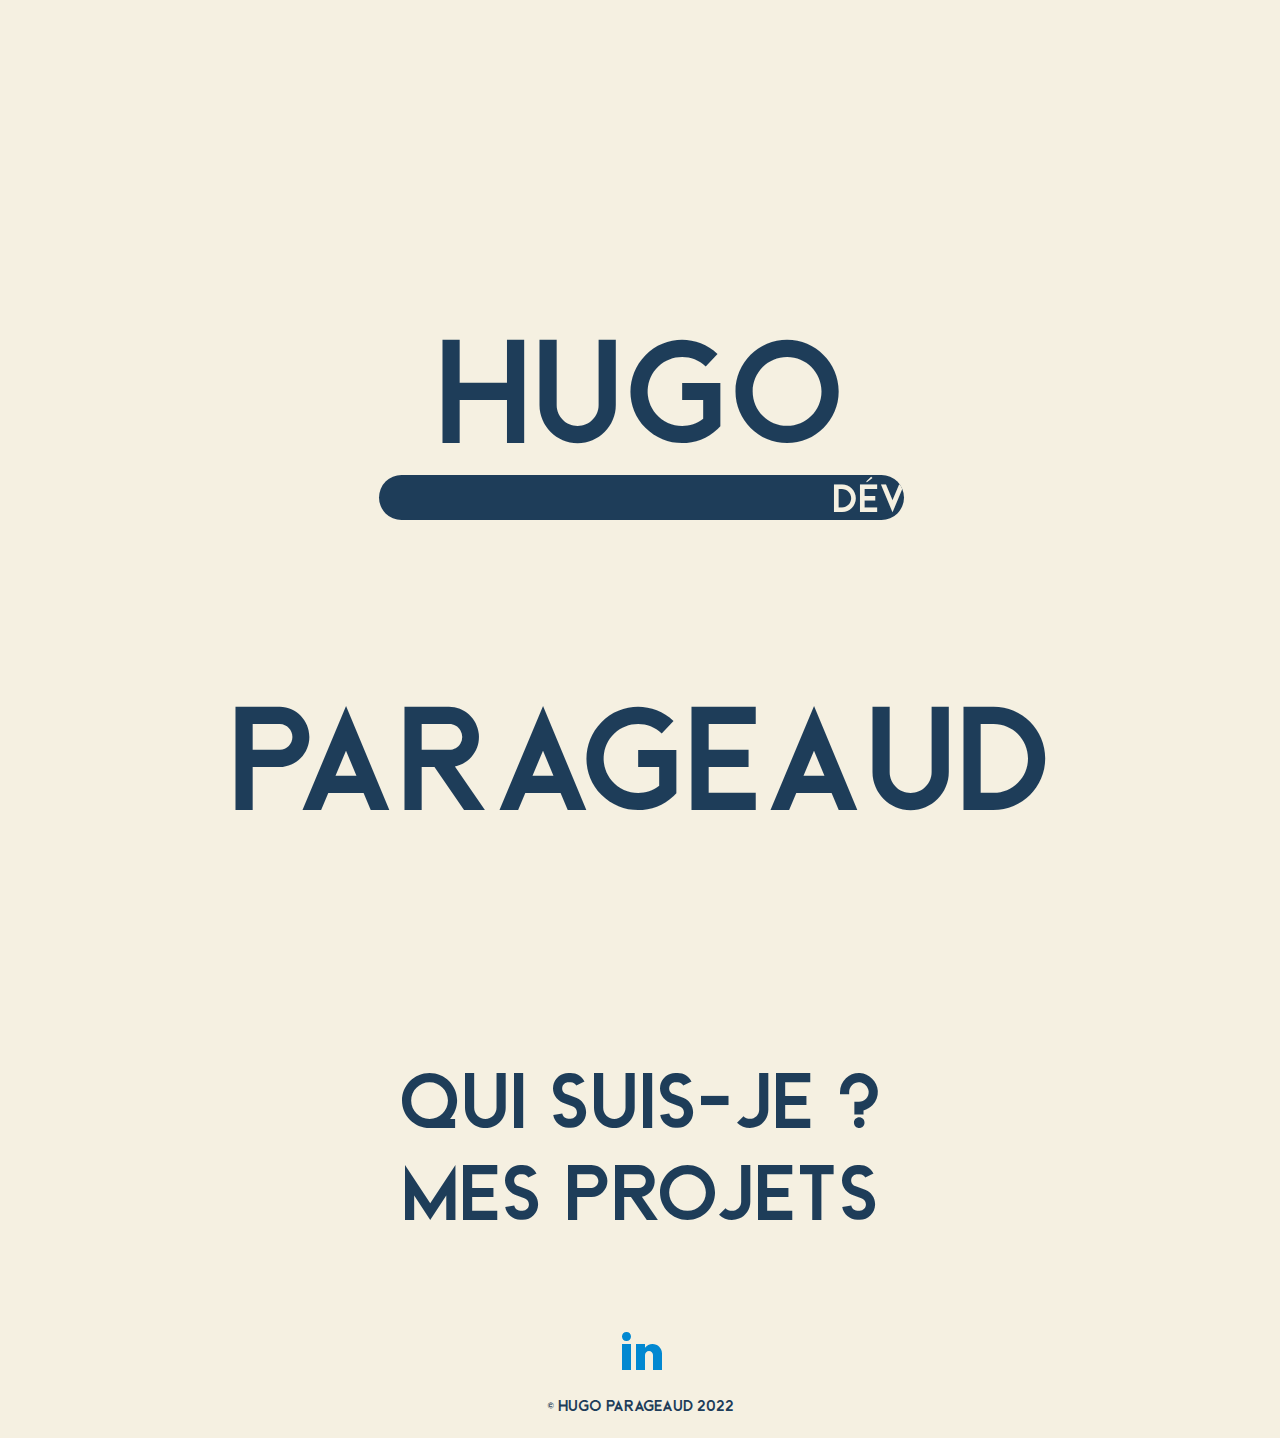
<file: index.html>
<!DOCTYPE html>
<html lang="fr">
<head>
    <meta charset="UTF-8">
    <meta http-equiv="X-UA-Compatible" content="IE=edge">
    <meta name="viewport" content="width=device-width, initial-scale=1.0">
    <link href="https://cdn.jsdelivr.net/npm/bootstrap@5.2.0-beta1/dist/css/bootstrap.min.css" rel="stylesheet" integrity="sha384-0evHe/X+R7YkIZDRvuzKMRqM+OrBnVFBL6DOitfPri4tjfHxaWutUpFmBp4vmVor" crossorigin="anonymous">
    <script src="https://cdn.jsdelivr.net/npm/bootstrap@5.2.0-beta1/dist/js/bootstrap.bundle.min.js" integrity="sha384-pprn3073KE6tl6bjs2QrFaJGz5/SUsLqktiwsUTF55Jfv3qYSDhgCecCxMW52nD2" crossorigin="anonymous"></script>
    <title>Portfolio</title>
    <link rel="stylesheet" href="style/style.css"/>
</head>
<body>
    <section id="accueil">

        <p>HUGO</p>
        <marquee scrolldelay="60">Développeur web - Développeur logiciel </marquee>
        <p>PARAGEAUD</p>

    </section>

    <section id="corps">

        <a id="a_moi" class="a_corps">qui suis-je ?</a>

        <div id="moi" class="contenue">

            <p>Je suis Hugo, un développeur web junior actuellement en étude d'architecture logicielle. Bienvenue sur mon portfolio, vous pouvez découvrir quelques-uns des projets que j'ai réalisés.</p>

        </div>

        <a id="a_projets" class="a_corps">mes projets </a>

        <div id="projets" class="contenue">
           <div class='projet_row'>
                <div class='projet'>
                    <a id='go_projet' href='page/projet_TPE.html'>
                        <div class='row'>
                            <div class='column'>
                                <div class='content'>
                                    <img src='images/projet_1.png'>
                                    <h3>Projet TPE pour le bac</h3>
                                </div>
                            </div>
                        </div>
                    </a>
                </div>
                
                <div class='projet'>
                    <a id='go_projet' href='page/Projet_Inte.html'>
                        <div class='row'>
                            <div class='column'>
                                <div class='content'>
                                    <img src='images/projet_2.png'>
                                    <h3>Projet d'intégration</h3>
                                </div>
                            </div>
                        </div>
                    </a>
                </div>

                <div class='projet'>
                    <a id='go_projet' href='page/projet_sandwicherie.html'>
                        <div class='row'>
                            <div class='column'>
                                <div class='content'>
                                    <img src='images/projet_sand1.png'>
                                    <h3>Projet Sandwicherie</h3>
                                </div>
                            </div>
                        </div>
                    </a>
                </div>

                <div class='projet'>
                    <a id='go_projet' href='page/projet_portfolio.html'>
                        <div class='row'>
                            <div class='column'>
                                <div class='content'>
                                    <img src='images/projet_portfolio.png'>
                                    <h3>Projet Portfolio</h3>
                                </div>
                            </div>
                        </div>
                    </a>
                </div>

                <div class='projet'>
                    <a id='go_projet' href='page/projet_ges_proj.html'>
                        <div class='row'>
                            <div class='column'>
                                <div class='content'>
                                    <img src='images/projet_gestion_proj1.png'>
                                    <h3>Projet gestion de projets</h3>
                                </div>
                            </div>
                        </div>
                    </a>
                </div>

                <div class='projet'>
                    <a id='go_projet' href='page/projet_ges_comm.html'>
                        <div class='row'>
                            <div class='column'>
                                <div class='content'>
                                    <img src='images/projet_gestion_com1.png'>
                                    <h3>Projet gestion commercials</h3>
                                </div>
                            </div>
                        </div>
                    </a>
                </div>
                
                <div class='projet'>
                    <a id='go_projet' href='page/projet_SE.html'>
                        <div class='row'>
                            <div class='column'>
                                <div class='content'>
                                    <img src='images/projet_SE1.png'>
                                    <h3>Institution du Saint-Esprit</h3>
                                </div>
                            </div>
                        </div>
                    </a>
                </div>

                <div class='projet'>
                    <a id='go_projet' href='page/projet_blockNote.html'>
                        <div class='row'>
                            <div class='column'>
                                <div class='content'>
                                    <img src='images/projetBockNote.png'>
                                    <h3>Projet du Block note</h3>
                                </div>
                            </div>
                        </div>
                    </a>
                </div>
            </div>
        </div>
    </section>
    <footer>
        <a href="https://www.linkedin.com/in/hugo-parageaud-824521241/" target="_blank">
            <svg xmlns="http://www.w3.org/2000/svg"  viewBox="0 0 48 48" width="48px" height="48px"><path fill="#0288d1" d="M8.421 14h.052 0C11.263 14 13 12 13 9.5 12.948 6.945 11.263 5 8.526 5 5.789 5 4 6.945 4 9.5 4 12 5.736 14 8.421 14zM4 17H13V43H4zM44 26.5c0-5.247-4.253-9.5-9.5-9.5-3.053 0-5.762 1.446-7.5 3.684V17h-9v26h9V28h0c0-2.209 1.791-4 4-4s4 1.791 4 4v15h9C44 43 44 27.955 44 26.5z"/></svg>
        </a>
        <p>© HUGO PARAGEAUD 2022</p>
    </footer>
</body>
<script src="animation_acc.js"></script>
</html>
</file>
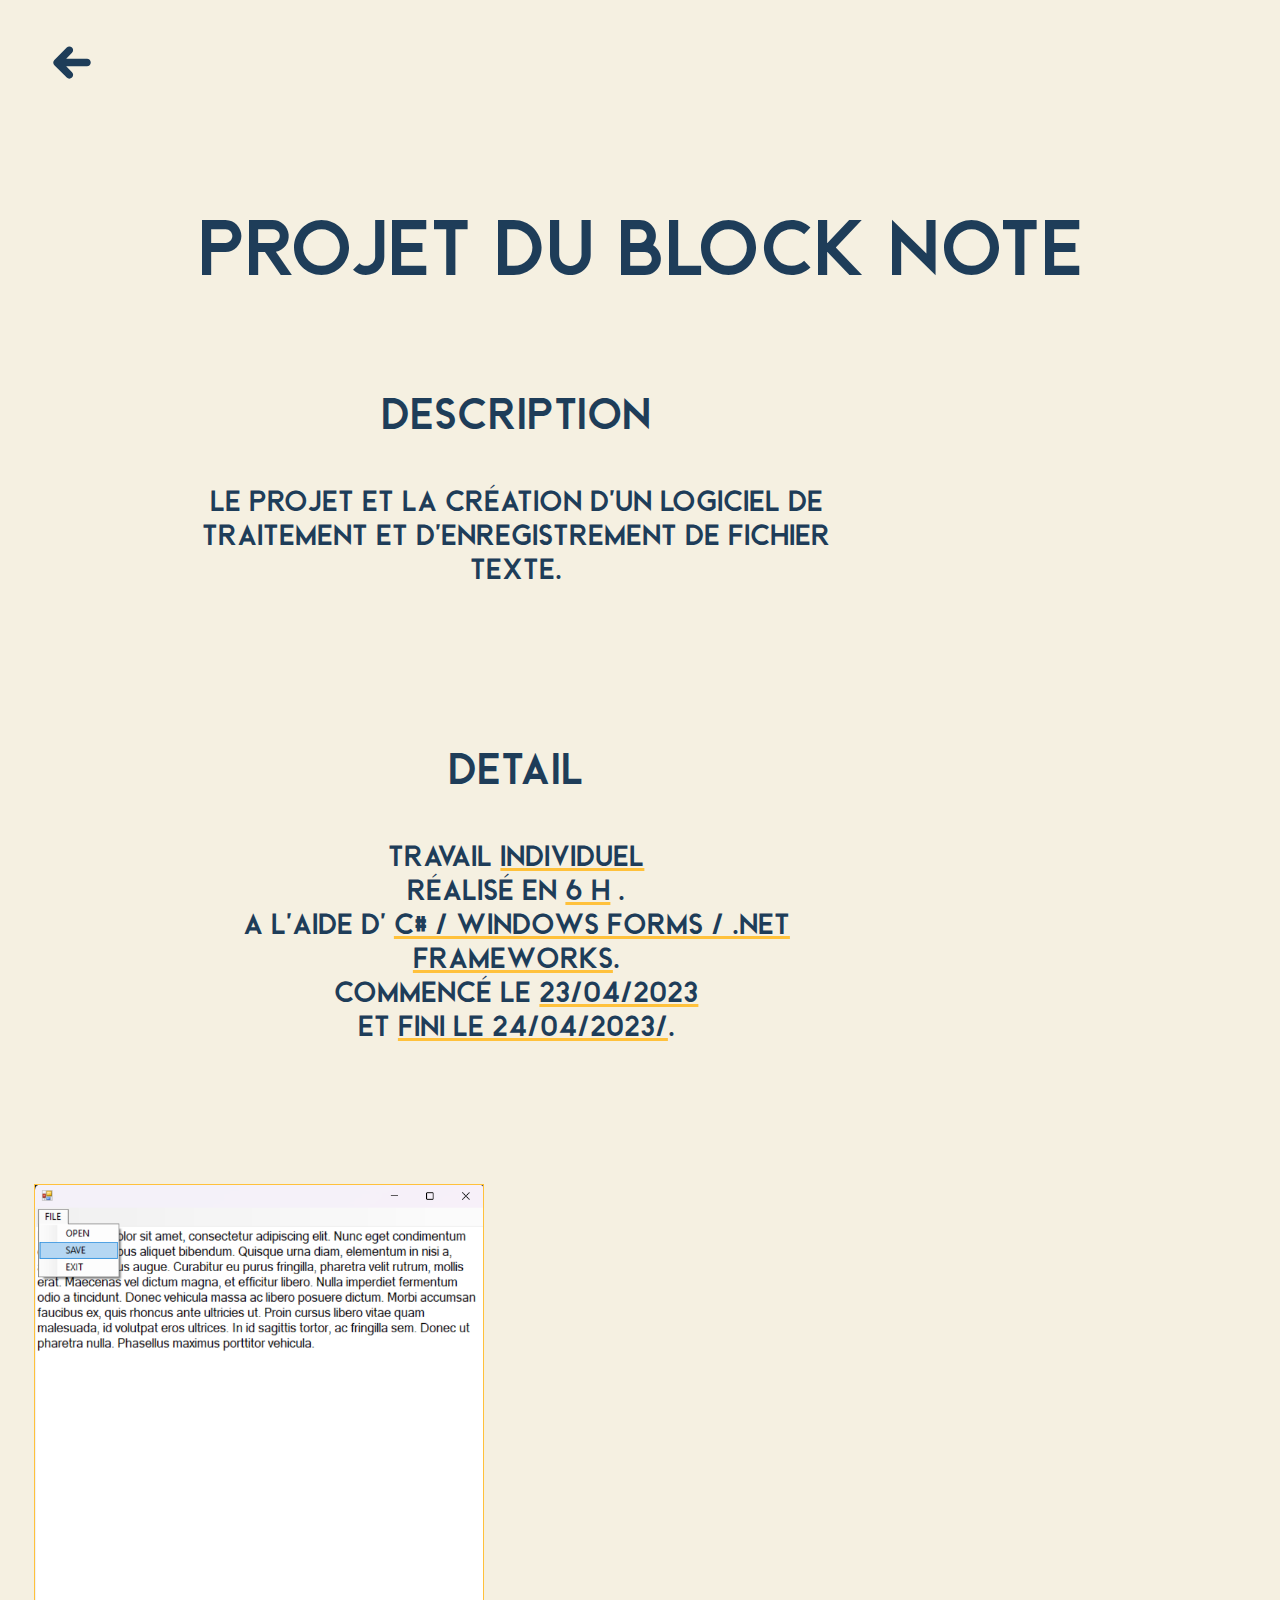
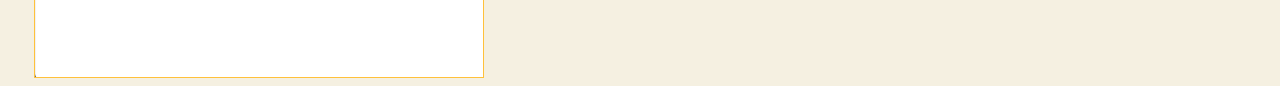
<file: page/projet_blockNote.html>
<!DOCTYPE html>
<html lang="fr">
<head>
    <meta charset="UTF-8">
    <meta http-equiv="X-UA-Compatible" content="IE=edge">
    <meta name="viewport" content="width=device-width, initial-scale=1.0">
    <link href="https://cdn.jsdelivr.net/npm/bootstrap@5.2.0-beta1/dist/css/bootstrap.min.css" rel="stylesheet" integrity="sha384-0evHe/X+R7YkIZDRvuzKMRqM+OrBnVFBL6DOitfPri4tjfHxaWutUpFmBp4vmVor" crossorigin="anonymous">
    <script src="https://cdn.jsdelivr.net/npm/bootstrap@5.2.0-beta1/dist/js/bootstrap.bundle.min.js" integrity="sha384-pprn3073KE6tl6bjs2QrFaJGz5/SUsLqktiwsUTF55Jfv3qYSDhgCecCxMW52nD2" crossorigin="anonymous"></script>
    <title>projet</title>
    <link rel="stylesheet" href="../style/style.css" />
</head>
<body>

    <a href="../index.html"><svg id="svg_Projet" xmlns="http://www.w3.org/2000/svg" viewBox="0 0 24 24"><g fill='#1E3D59'><path d="M12 20c.8-.8.8-2.1 0-2.8L8.9 14H20c1.1 0 2-.9 2-2s-.9-2-2-2H8.9L12 6.8c.8-.8.8-2.1 0-2.8-.8-.8-2-.8-2.8 0l-6.6 6.6c-.4.4-.6.9-.6 1.4 0 .5.2 1 .6 1.4L9.2 20c.7.8 2 .8 2.8 0z"></path></g></svg></a>
    <section id="projet_zoom">
        <p id="titre1_projet">Projet du Block note</p>
        <div id="flex_projet">
            <div id="g_projet">
                <div id="g_h_projet">
                    <div id="desc" class="div_projet">
                        <p class="titre2_projet">description</p>
                        <p class="contenue_projet">Le projet et la création d'un logiciel de traitement et d'enregistrement de fichier texte.</p><br>
                    </div>
                </div>
                <div id="g_b_projet">
                    <div id="Detail" class="div_projet">
                        <p class="titre2_projet">Detail</p>
                        <p class="contenue_projet">travail <span class="souligne">individuel</span> <br> 
                        Réalisé en <span class="souligne">6 H</span> . <br> 
                        a l'aide d' <span class="souligne">C# / WINDOWS FORMS / .NET FRAMEWORKS</span>. <br> 
                        Commencé le <span class="souligne">23/04/2023</span> <br> et <span class="souligne">fini le 24/04/2023/</span>. <br>
                    </div>
                </div>
            </div>
            <div id="d_projet">
                <img id="image_projet" src="../images/projetBockNote.png" alt="image du projet">
            </div>
        </div>
    </section>
</body>
</html>
</file>
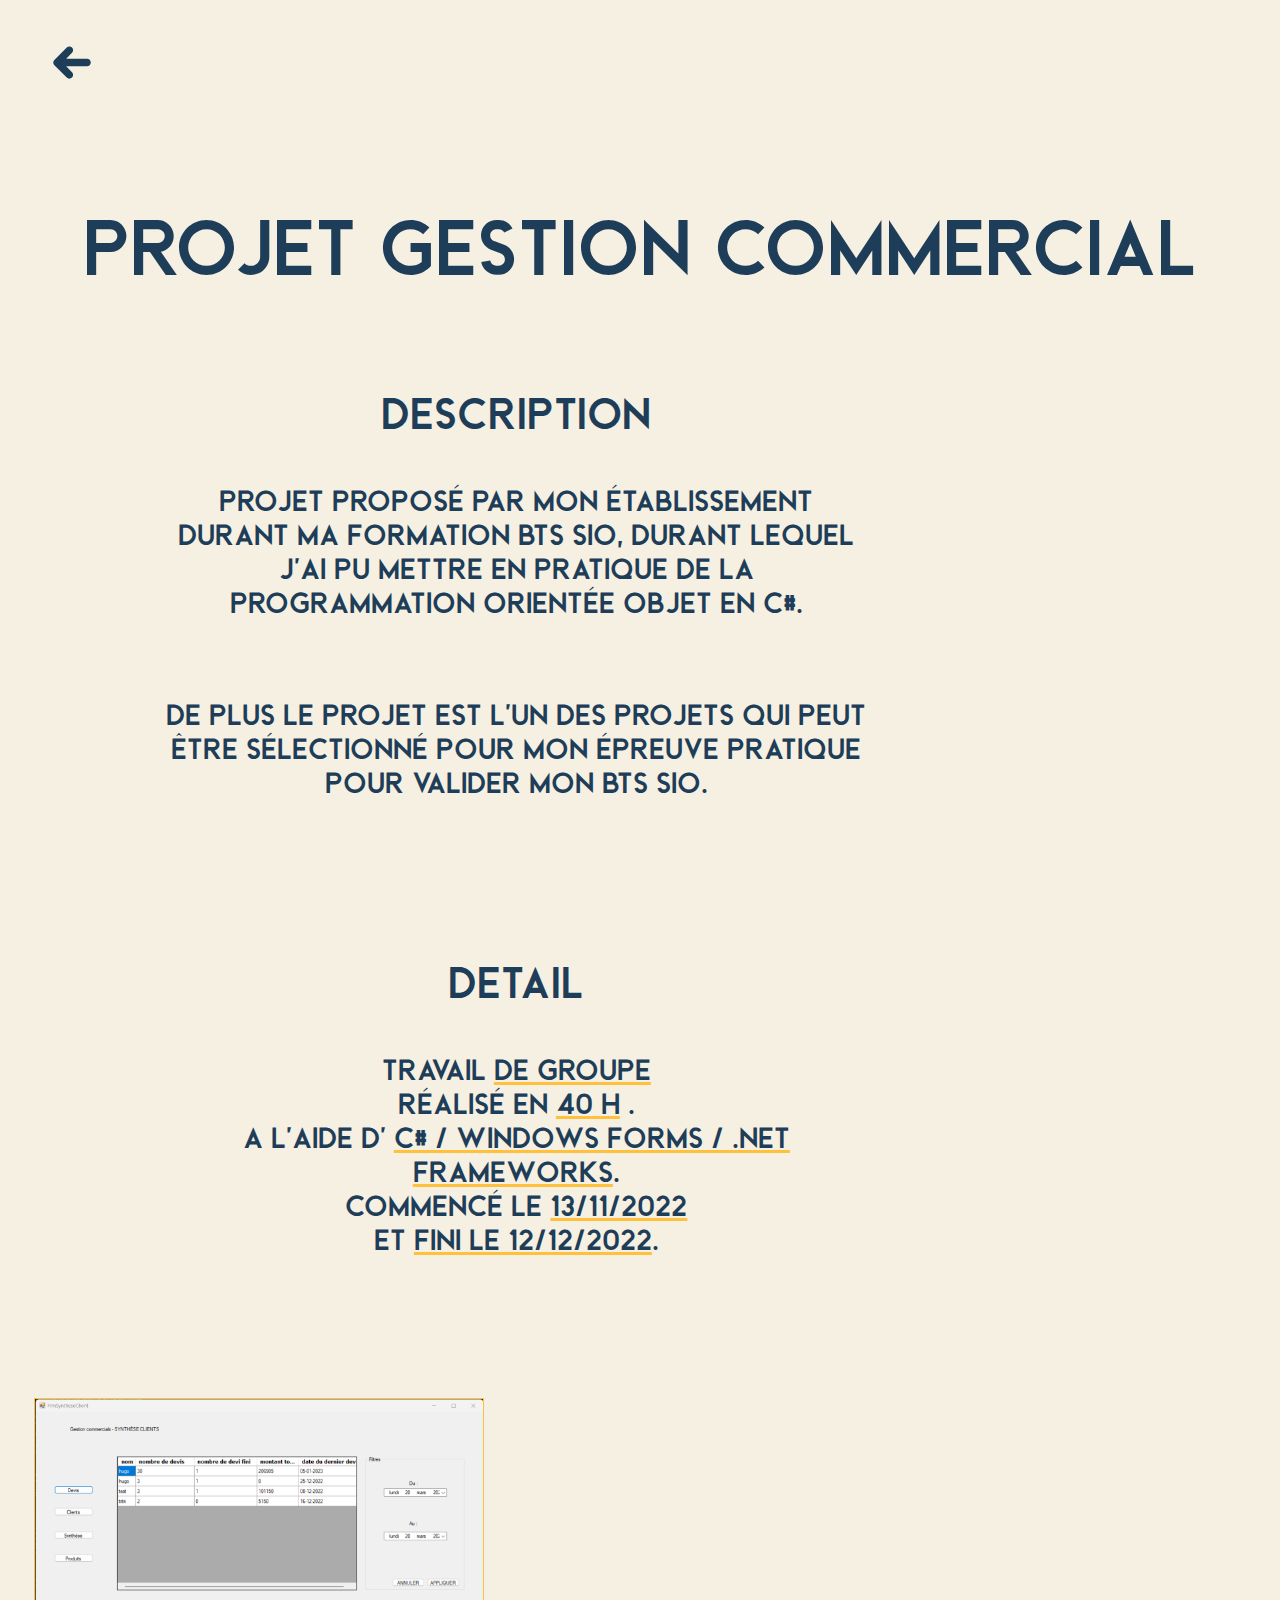
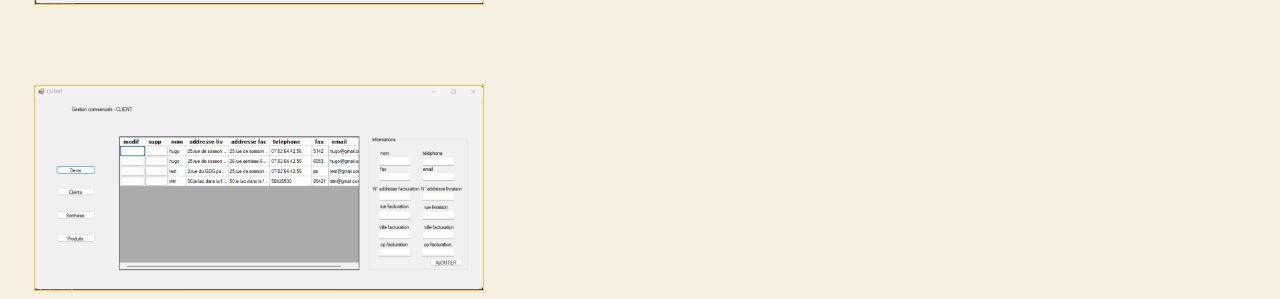
<file: page/projet_ges_comm.html>
<!DOCTYPE html>
<html lang="fr">
<head>
    <meta charset="UTF-8">
    <meta http-equiv="X-UA-Compatible" content="IE=edge">
    <meta name="viewport" content="width=device-width, initial-scale=1.0">
    <link href="https://cdn.jsdelivr.net/npm/bootstrap@5.2.0-beta1/dist/css/bootstrap.min.css" rel="stylesheet" integrity="sha384-0evHe/X+R7YkIZDRvuzKMRqM+OrBnVFBL6DOitfPri4tjfHxaWutUpFmBp4vmVor" crossorigin="anonymous">
    <script src="https://cdn.jsdelivr.net/npm/bootstrap@5.2.0-beta1/dist/js/bootstrap.bundle.min.js" integrity="sha384-pprn3073KE6tl6bjs2QrFaJGz5/SUsLqktiwsUTF55Jfv3qYSDhgCecCxMW52nD2" crossorigin="anonymous"></script>
    <title>projet</title>
    <link rel="stylesheet" href="../style/style.css" />
</head>
<body>

    <a href="../index.html"><svg id="svg_Projet" xmlns="http://www.w3.org/2000/svg" viewBox="0 0 24 24"><g fill='#1E3D59'><path d="M12 20c.8-.8.8-2.1 0-2.8L8.9 14H20c1.1 0 2-.9 2-2s-.9-2-2-2H8.9L12 6.8c.8-.8.8-2.1 0-2.8-.8-.8-2-.8-2.8 0l-6.6 6.6c-.4.4-.6.9-.6 1.4 0 .5.2 1 .6 1.4L9.2 20c.7.8 2 .8 2.8 0z"></path></g></svg></a>
    <section id="projet_zoom">
        <p id="titre1_projet">Projet gestion commercial</p>
        <div id="flex_projet">
            <div id="g_projet">
                <div id="g_h_projet">
                    <div id="desc" class="div_projet">
                        <p class="titre2_projet">description</p>
                        <p class="contenue_projet">Projet proposé par mon établissement durant ma formation BTS SIO, durant lequel j'ai pu mettre en pratique de la programmation orientée objet en C#.</p><br>
                        <p class="contenue_projet">De plus le projet est l'un des projets qui peut être sélectionné pour mon épreuve pratique pour valider mon BTS SIO.</p><br>
                    </div>
                </div>
                <div id="g_b_projet">
                    <div id="Detail" class="div_projet">
                        <p class="titre2_projet">Detail</p>
                        <p class="contenue_projet">travail <span class="souligne">de groupe</span> <br> 
                        Réalisé en <span class="souligne">40 H</span> . <br> 
                        a l'aide d' <span class="souligne">C# / WINDOWS FORMS / .NET FRAMEWORKS</span>. <br> 
                        Commencé le <span class="souligne">13/11/2022</span> <br> et <span class="souligne">fini le 12/12/2022</span>. <br>
                    </div>
                </div>
            </div>
            <div id="d_projet">
                <img id="image_projet" src="../images/projet_gestion_com1.png" alt="image du projet">
                <img id="image_projet" src="../images/projet_gestion_com2.png" alt="image du projet">
            </div>
        </div>
    </section>
</body>
</html>
</file>
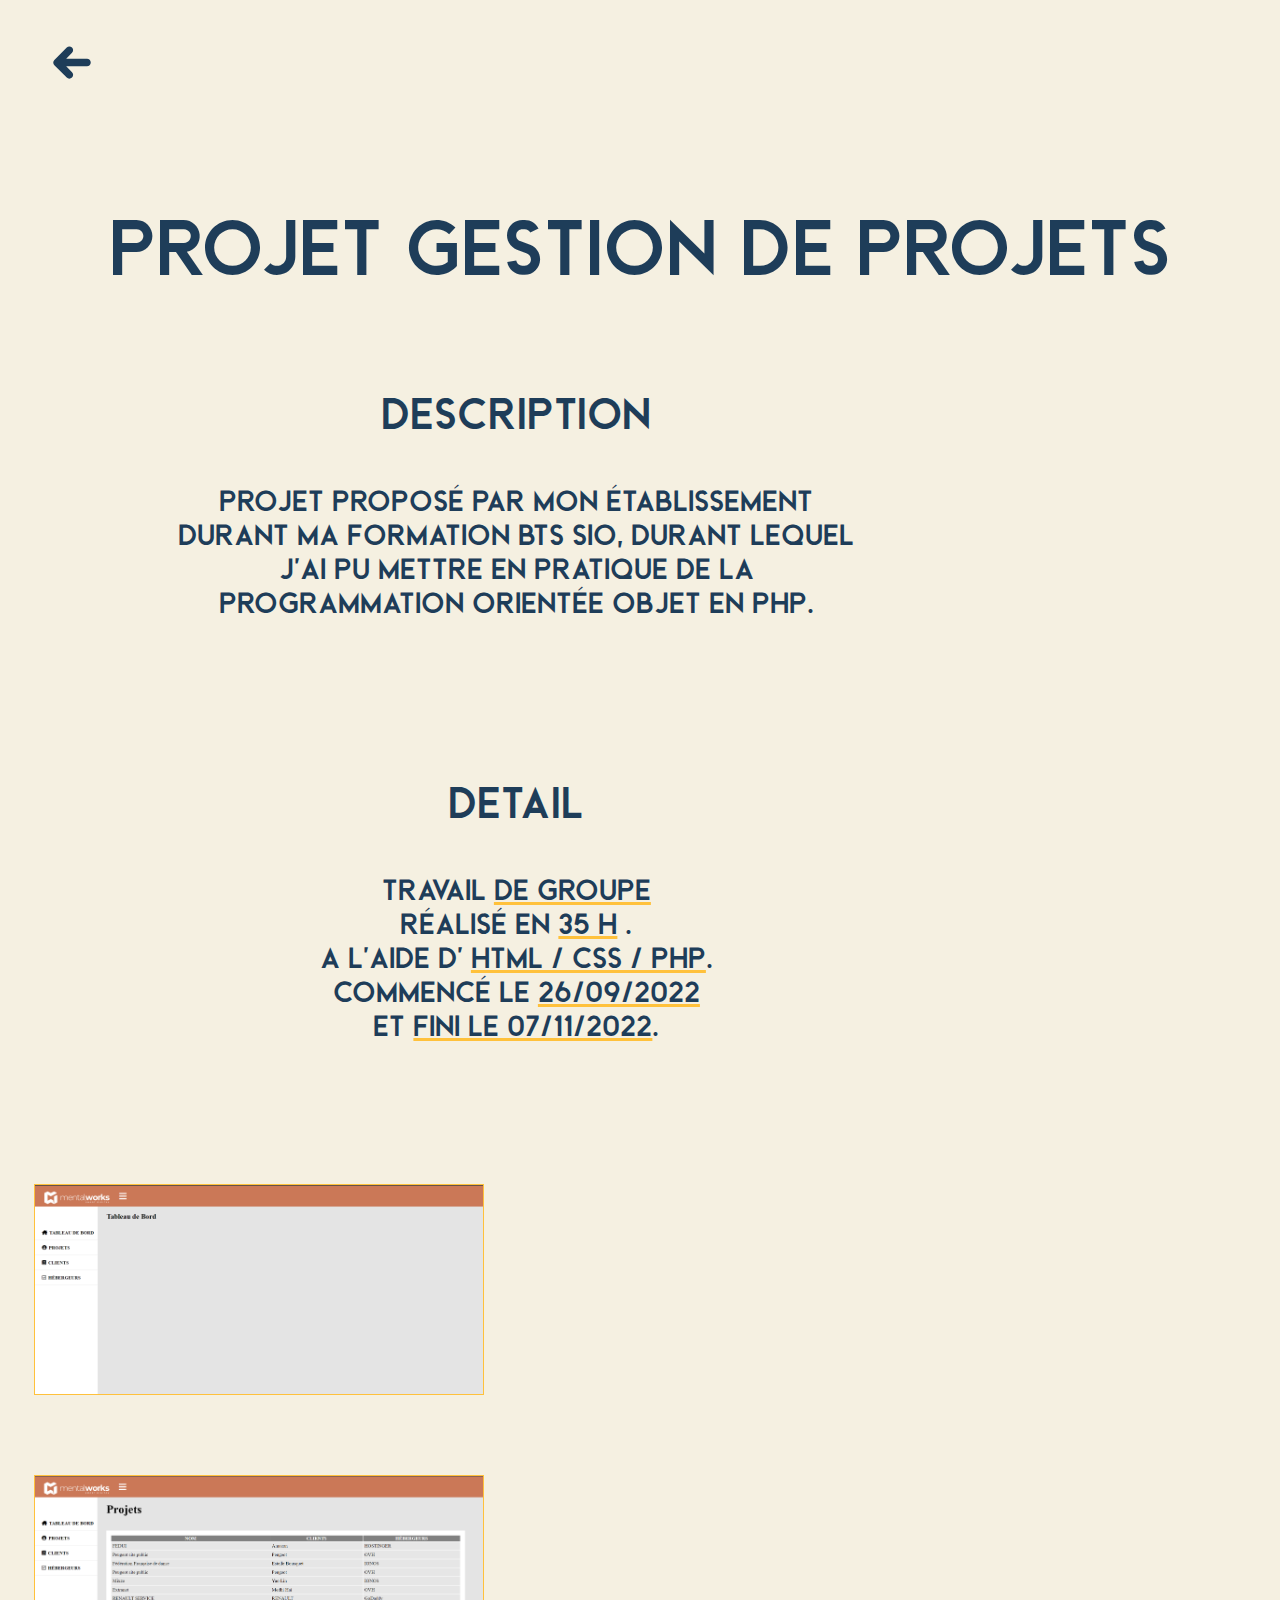
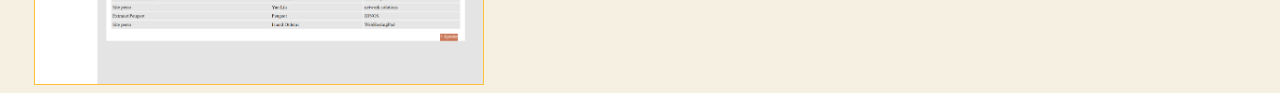
<file: page/projet_ges_proj.html>
<!DOCTYPE html>
<html lang="fr">
<head>
    <meta charset="UTF-8">
    <meta http-equiv="X-UA-Compatible" content="IE=edge">
    <meta name="viewport" content="width=device-width, initial-scale=1.0">
    <link href="https://cdn.jsdelivr.net/npm/bootstrap@5.2.0-beta1/dist/css/bootstrap.min.css" rel="stylesheet" integrity="sha384-0evHe/X+R7YkIZDRvuzKMRqM+OrBnVFBL6DOitfPri4tjfHxaWutUpFmBp4vmVor" crossorigin="anonymous">
    <script src="https://cdn.jsdelivr.net/npm/bootstrap@5.2.0-beta1/dist/js/bootstrap.bundle.min.js" integrity="sha384-pprn3073KE6tl6bjs2QrFaJGz5/SUsLqktiwsUTF55Jfv3qYSDhgCecCxMW52nD2" crossorigin="anonymous"></script>
    <title>projet</title>
    <link rel="stylesheet" href="../style/style.css" />
</head>
<body>

    <a href="../index.html"><svg id="svg_Projet" xmlns="http://www.w3.org/2000/svg" viewBox="0 0 24 24"><g fill='#1E3D59'><path d="M12 20c.8-.8.8-2.1 0-2.8L8.9 14H20c1.1 0 2-.9 2-2s-.9-2-2-2H8.9L12 6.8c.8-.8.8-2.1 0-2.8-.8-.8-2-.8-2.8 0l-6.6 6.6c-.4.4-.6.9-.6 1.4 0 .5.2 1 .6 1.4L9.2 20c.7.8 2 .8 2.8 0z"></path></g></svg></a>
    <section id="projet_zoom">
        <p id="titre1_projet">Projet gestion de projets</p>
        <div id="flex_projet">
            <div id="g_projet">
                <div id="g_h_projet">
                    <div id="desc" class="div_projet">
                        <p class="titre2_projet">description</p>
                        <p class="contenue_projet">Projet proposé par mon établissement durant ma formation BTS SIO, durant lequel j'ai pu mettre en pratique de la programmation orientée objet en PHP.</p><br>
                    </div>
                </div>
                <div id="g_b_projet">
                    <div id="Detail" class="div_projet">
                        <p class="titre2_projet">Detail</p>
                        <p class="contenue_projet">travail <span class="souligne">de groupe</span> <br> 
                        Réalisé en <span class="souligne">35 H</span> . <br> 
                        a l'aide d' <span class="souligne">HTML / CSS / PHP</span>. <br> 
                        Commencé le <span class="souligne">26/09/2022</span> <br> et <span class="souligne">fini le 07/11/2022</span>. <br>
                    </div>
                </div>
            </div>
            <div id="d_projet">
                <img id="image_projet" src="../images/projet_gestion_proj1.png" alt="image du projet">
                <img id="image_projet" src="../images/projet_gestion_proj2.png" alt="image du projet">
            </div>
        </div>
    </section>
</body>
</html>
</file>
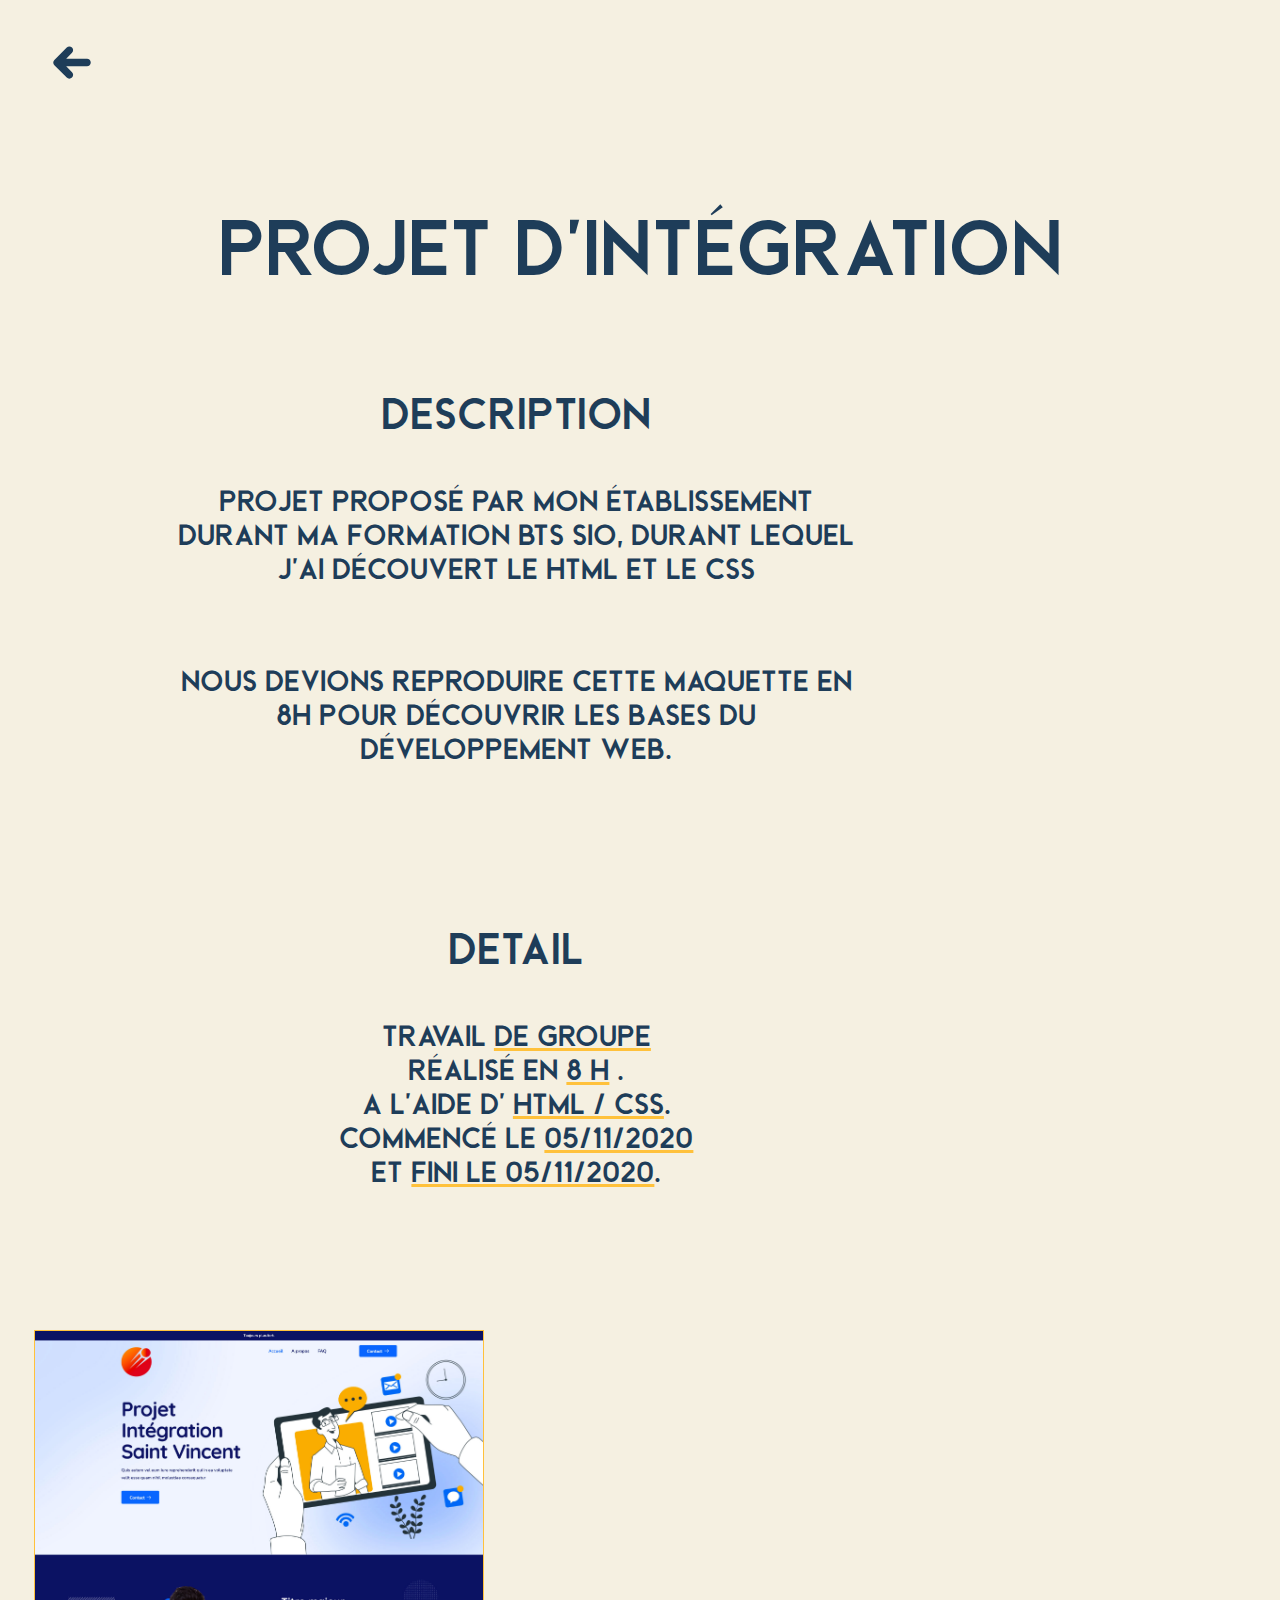
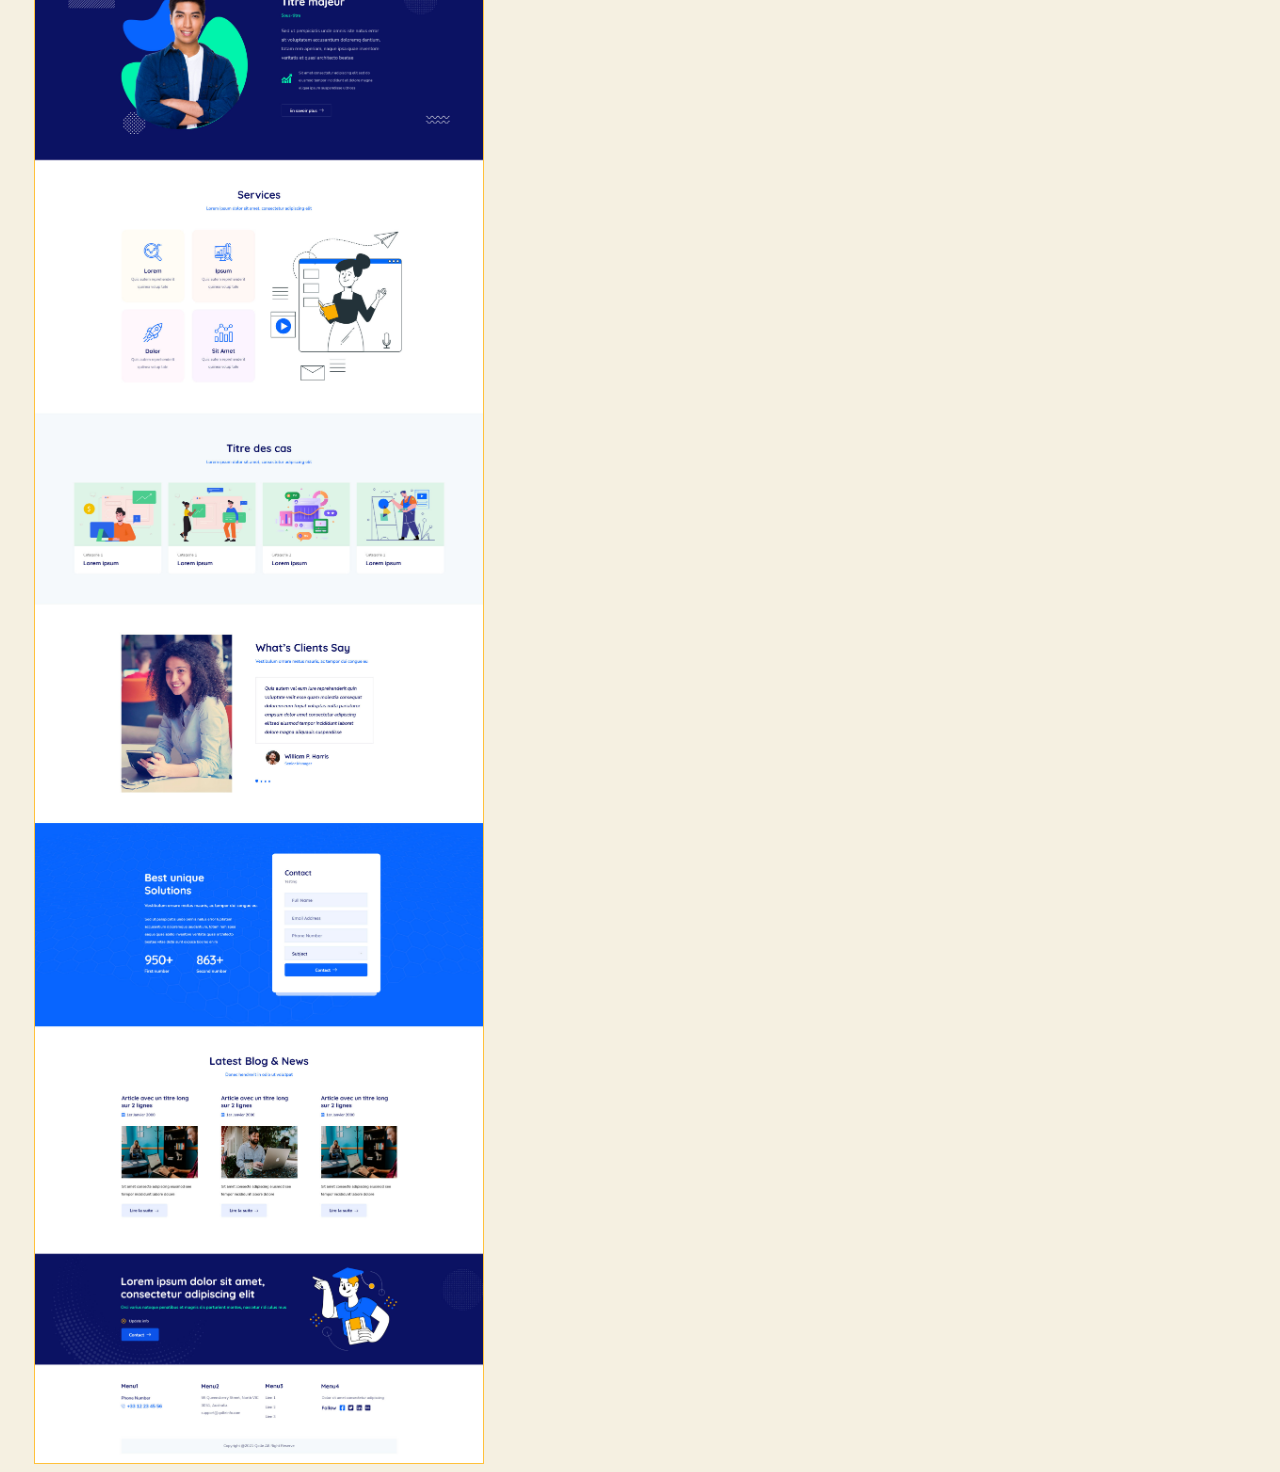
<file: page/Projet_Inte.html>
<!DOCTYPE html>
<html lang="fr">
<head>
    <meta charset="UTF-8">
    <meta http-equiv="X-UA-Compatible" content="IE=edge">
    <meta name="viewport" content="width=device-width, initial-scale=1.0">
    <link href="https://cdn.jsdelivr.net/npm/bootstrap@5.2.0-beta1/dist/css/bootstrap.min.css" rel="stylesheet" integrity="sha384-0evHe/X+R7YkIZDRvuzKMRqM+OrBnVFBL6DOitfPri4tjfHxaWutUpFmBp4vmVor" crossorigin="anonymous">
    <script src="https://cdn.jsdelivr.net/npm/bootstrap@5.2.0-beta1/dist/js/bootstrap.bundle.min.js" integrity="sha384-pprn3073KE6tl6bjs2QrFaJGz5/SUsLqktiwsUTF55Jfv3qYSDhgCecCxMW52nD2" crossorigin="anonymous"></script>
    <title>projet</title>
    <link rel="stylesheet" href="../style/style.css" />
</head>
<body>

    <a href="../index.html"><svg id="svg_Projet" xmlns="http://www.w3.org/2000/svg" viewBox="0 0 24 24"><g fill='#1E3D59'><path d="M12 20c.8-.8.8-2.1 0-2.8L8.9 14H20c1.1 0 2-.9 2-2s-.9-2-2-2H8.9L12 6.8c.8-.8.8-2.1 0-2.8-.8-.8-2-.8-2.8 0l-6.6 6.6c-.4.4-.6.9-.6 1.4 0 .5.2 1 .6 1.4L9.2 20c.7.8 2 .8 2.8 0z"></path></g></svg></a>
    <section id="projet_zoom">
        <p id="titre1_projet">Projet d'intégration</p>
        <div id="flex_projet">
            <div id="g_projet">
                <div id="g_h_projet">
                    <div id="desc" class="div_projet">
                        <p class="titre2_projet">description</p>
                        <p class="contenue_projet">Projet proposé par mon établissement durant ma formation BTS SIO, durant lequel j'ai découvert le HTML et le CSS</p><br>
                        <p class="contenue_projet">Nous devions reproduire cette maquette en 8h pour découvrir les bases du développement web.</p><br>
                    </div>
                </div>
                <div id="g_b_projet">
                    <div id="Detail" class="div_projet">
                        <p class="titre2_projet">Detail</p>
                        <p class="contenue_projet">travail <span class="souligne">de groupe</span> <br> 
                        Réalisé en <span class="souligne">8 H</span> . <br> 
                        a l'aide d' <span class="souligne">HTML / CSS</span>. <br> 
                        Commencé le <span class="souligne">05/11/2020</span> <br> et <span class="souligne">fini le 05/11/2020</span>. <br>
                    </div>
                </div>
            </div>
            <div id="d_projet">
                <img id="image_projet" src="../images/1920-home.jpg" alt="image du projet">
            </div>
        </div>
    </section>
</body>
</html>
</file>
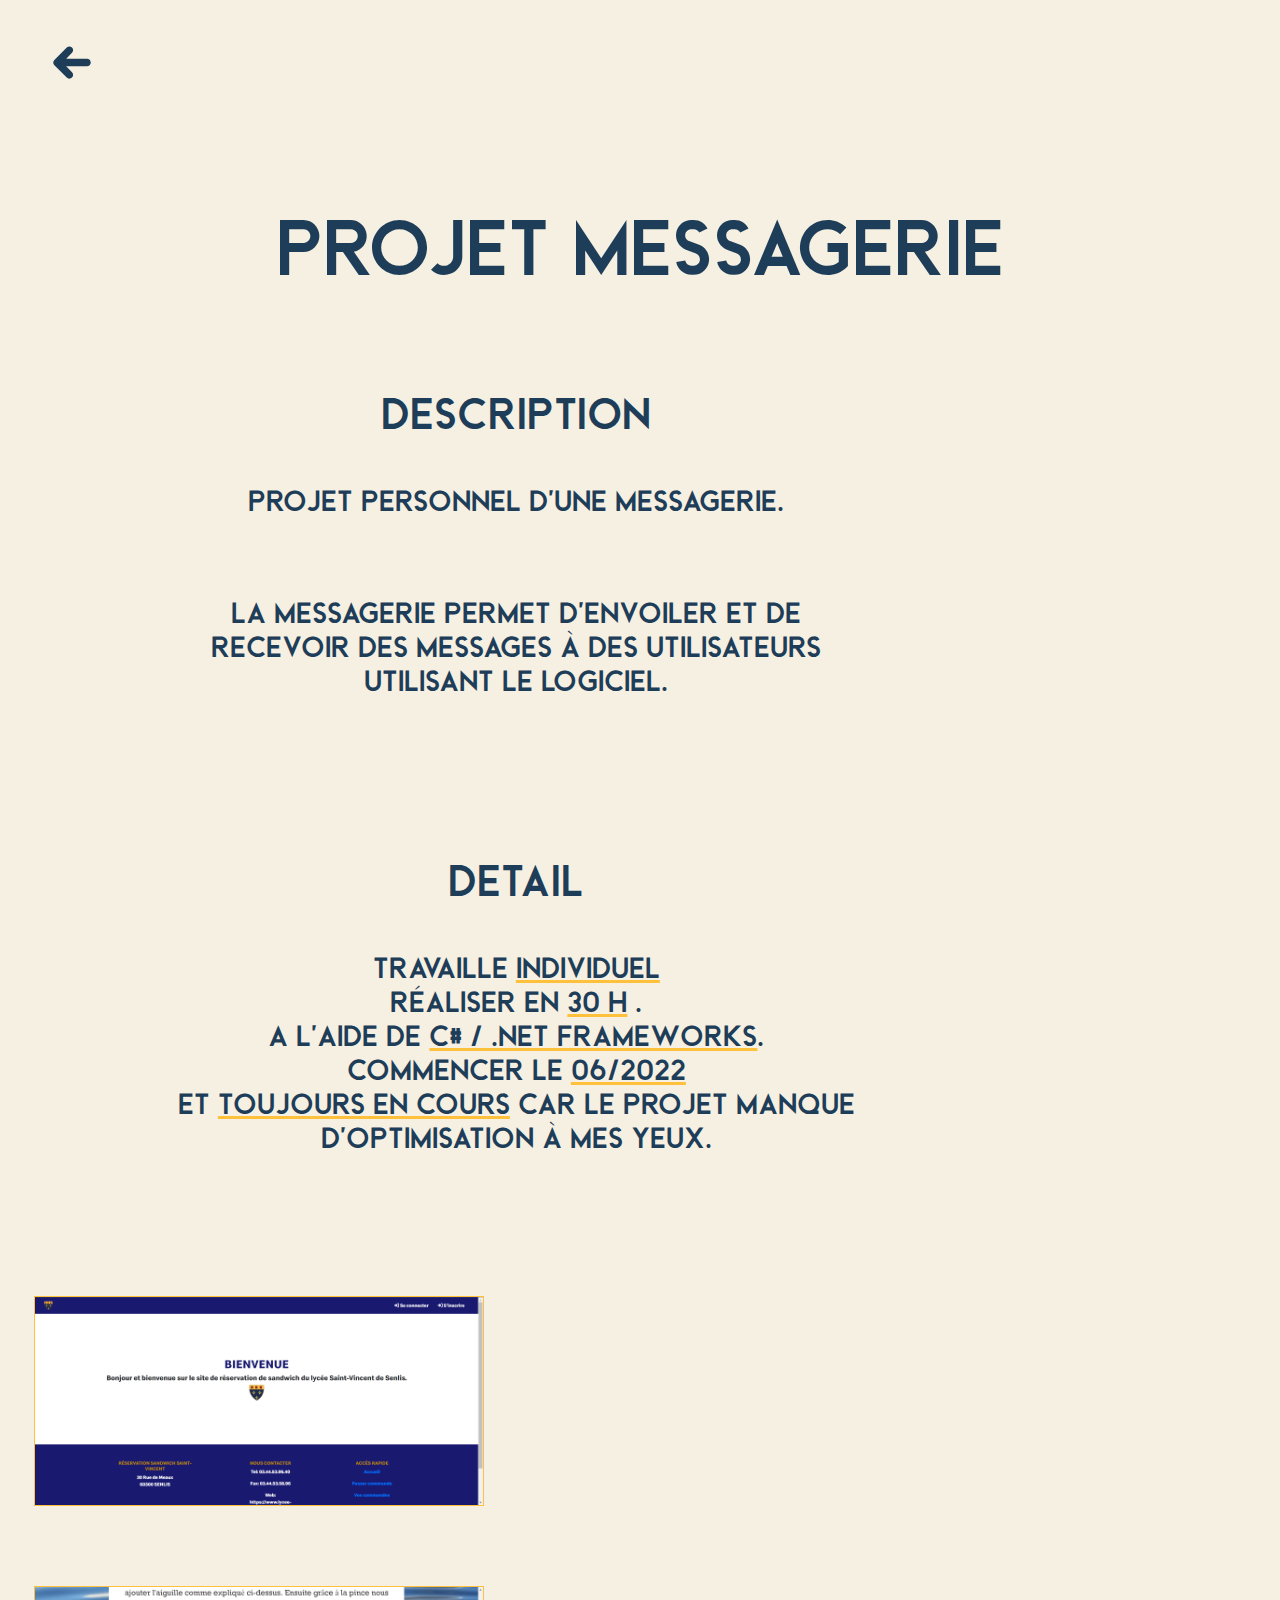
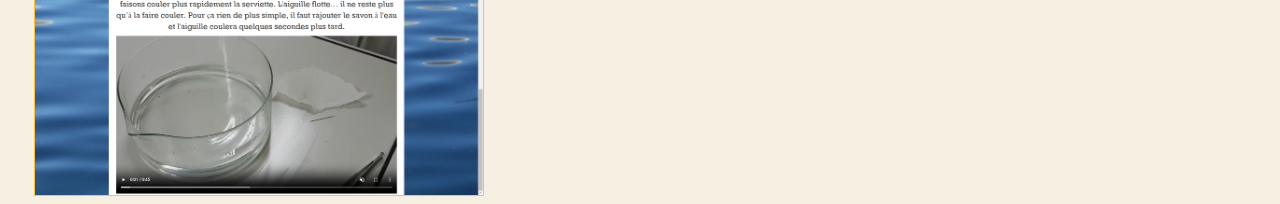
<file: page/projet_mess.html>
<!DOCTYPE html>
<html lang="fr">
<head>
    <meta charset="UTF-8">
    <meta http-equiv="X-UA-Compatible" content="IE=edge">
    <meta name="viewport" content="width=device-width, initial-scale=1.0">
    <link href="https://cdn.jsdelivr.net/npm/bootstrap@5.2.0-beta1/dist/css/bootstrap.min.css" rel="stylesheet" integrity="sha384-0evHe/X+R7YkIZDRvuzKMRqM+OrBnVFBL6DOitfPri4tjfHxaWutUpFmBp4vmVor" crossorigin="anonymous">
    <script src="https://cdn.jsdelivr.net/npm/bootstrap@5.2.0-beta1/dist/js/bootstrap.bundle.min.js" integrity="sha384-pprn3073KE6tl6bjs2QrFaJGz5/SUsLqktiwsUTF55Jfv3qYSDhgCecCxMW52nD2" crossorigin="anonymous"></script>
    <title>projet</title>
    <link rel="stylesheet" href="../style/style.css" />
</head>
<body>

    <a href="../index.html"><svg id="svg_Projet" xmlns="http://www.w3.org/2000/svg" viewBox="0 0 24 24"><g fill='#1E3D59'><path d="M12 20c.8-.8.8-2.1 0-2.8L8.9 14H20c1.1 0 2-.9 2-2s-.9-2-2-2H8.9L12 6.8c.8-.8.8-2.1 0-2.8-.8-.8-2-.8-2.8 0l-6.6 6.6c-.4.4-.6.9-.6 1.4 0 .5.2 1 .6 1.4L9.2 20c.7.8 2 .8 2.8 0z"></path></g></svg></a>
    <section id="projet_zoom">
        <p id="titre1_projet">Projet messagerie</p>
        <div id="flex_projet">
            <div id="g_projet">
                <div id="g_h_projet">
                    <div id="desc" class="div_projet">
                        <p class="titre2_projet">description</p>
                        <p class="contenue_projet">Projet personnel d'une messagerie.</p><br>
                        <p class="contenue_projet">La messagerie permet d'envoiler et de recevoir des messages à des utilisateurs utilisant le logiciel.</p><br>
                    </div>
                </div>
                <div id="g_b_projet">
                    <div id="Detail" class="div_projet">
                        <p class="titre2_projet">Detail</p>
                        <p class="contenue_projet">travaille <span class="souligne">individuel</span> <br> 
                        Réaliser en <span class="souligne">30 H</span> . <br> 
                        a l'aide de <span class="souligne">C# / .NET FRAMEWORKS</span>. <br> 
                        Commencer le <span class="souligne">06/2022</span> <br> et <span class="souligne">toujours en cours</span> car le projet manque d'optimisation à mes yeux. <br>
                    </div>
                </div>
            </div>
            <div id="d_projet">
                <img id="image_projet" src="../images/projet_sand1.png" alt="image du projet">
                <img id="image_projet" src="../images/projet1_2.png" alt="image du projet">
            </div>
        </div>
    </section>
</body>
</html>
</file>
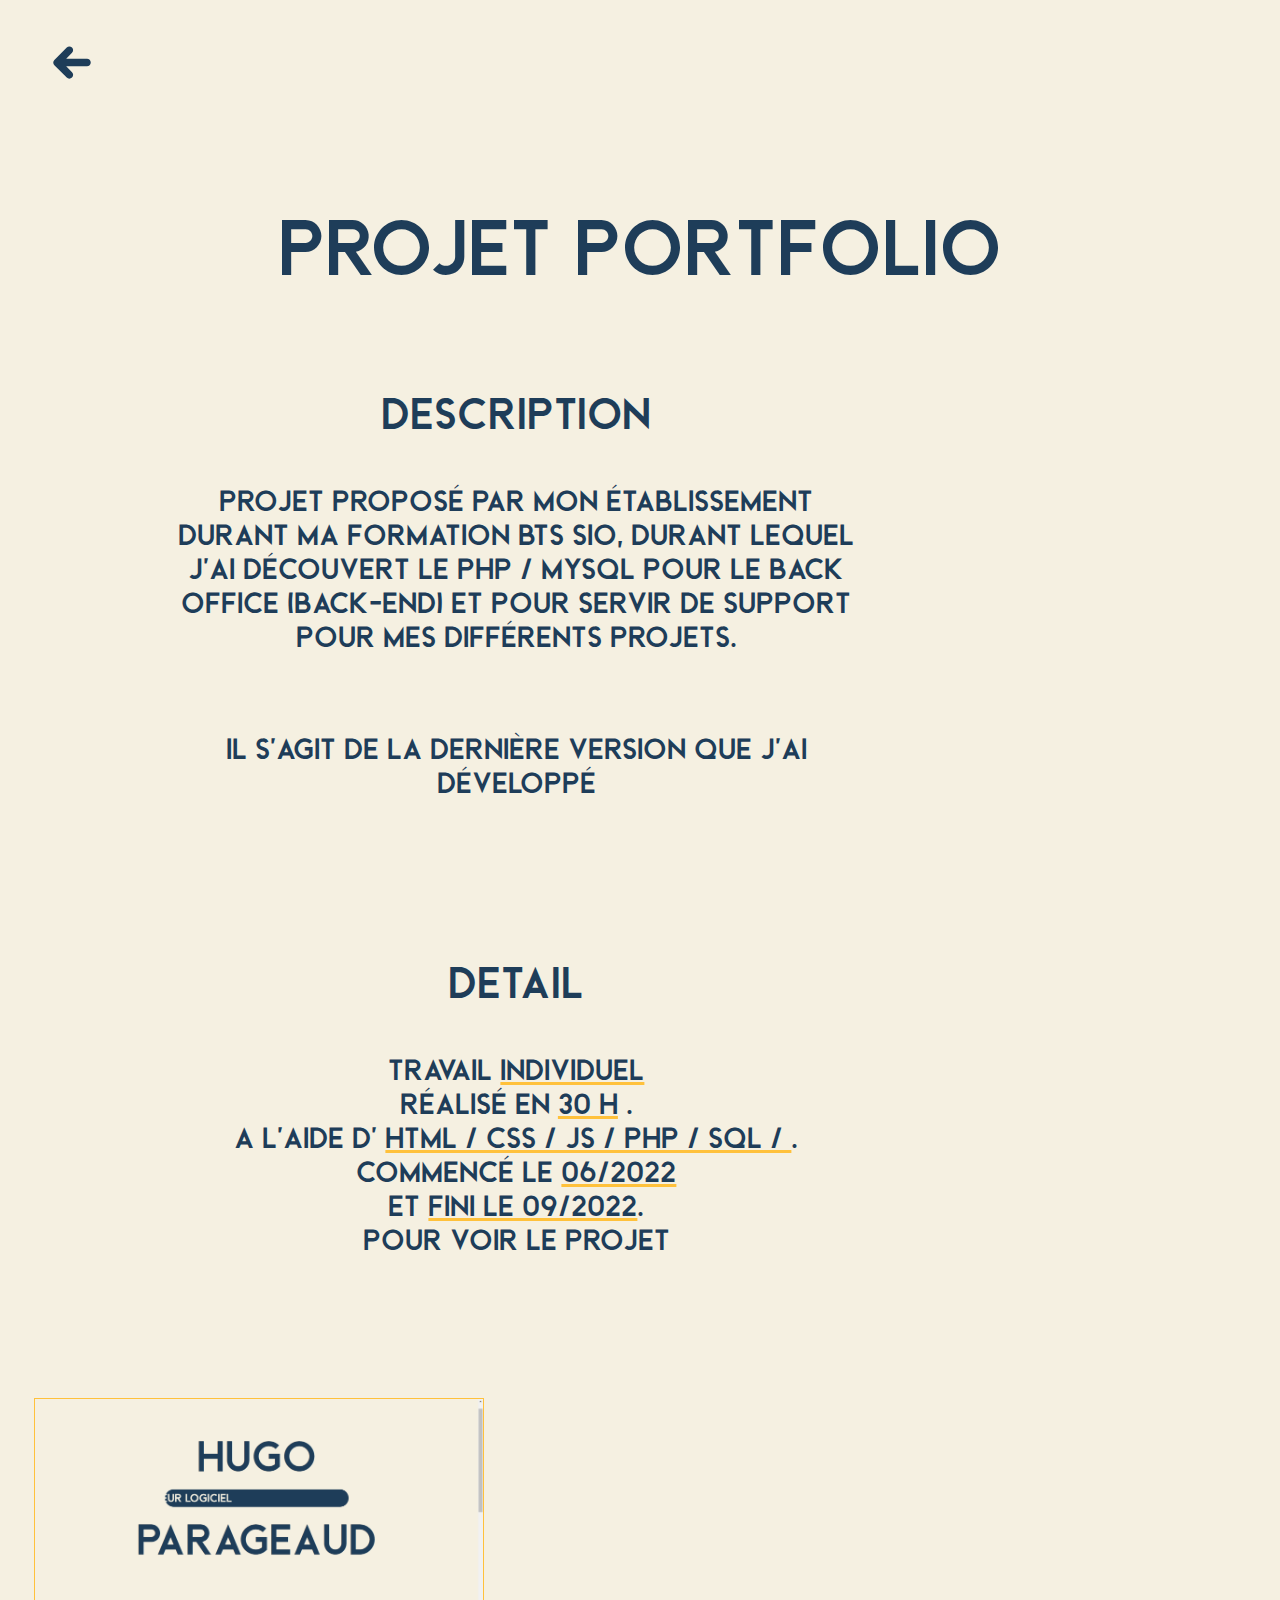
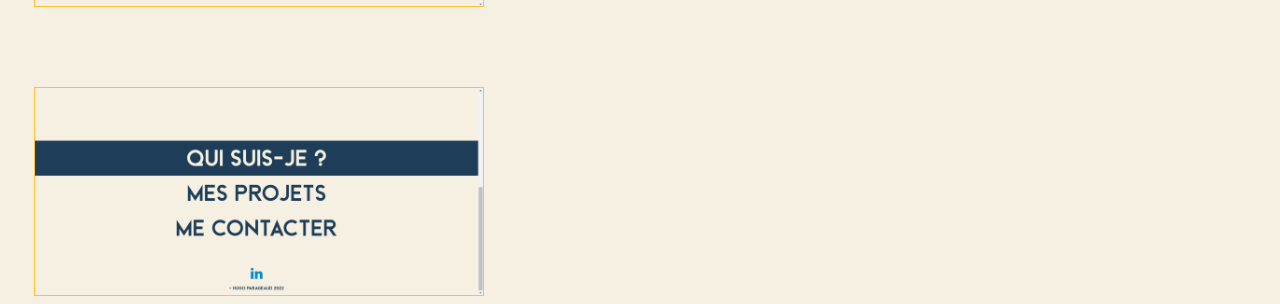
<file: page/projet_portfolio.html>
<!DOCTYPE html>
<html lang="fr">
<head>
    <meta charset="UTF-8">
    <meta http-equiv="X-UA-Compatible" content="IE=edge">
    <meta name="viewport" content="width=device-width, initial-scale=1.0">
    <link href="https://cdn.jsdelivr.net/npm/bootstrap@5.2.0-beta1/dist/css/bootstrap.min.css" rel="stylesheet" integrity="sha384-0evHe/X+R7YkIZDRvuzKMRqM+OrBnVFBL6DOitfPri4tjfHxaWutUpFmBp4vmVor" crossorigin="anonymous">
    <script src="https://cdn.jsdelivr.net/npm/bootstrap@5.2.0-beta1/dist/js/bootstrap.bundle.min.js" integrity="sha384-pprn3073KE6tl6bjs2QrFaJGz5/SUsLqktiwsUTF55Jfv3qYSDhgCecCxMW52nD2" crossorigin="anonymous"></script>
    <title>projet</title>
    <link rel="stylesheet" href="../style/style.css" />
</head>
<body>

    <a href="../index.html"><svg id="svg_Projet" xmlns="http://www.w3.org/2000/svg" viewBox="0 0 24 24"><g fill='#1E3D59'><path d="M12 20c.8-.8.8-2.1 0-2.8L8.9 14H20c1.1 0 2-.9 2-2s-.9-2-2-2H8.9L12 6.8c.8-.8.8-2.1 0-2.8-.8-.8-2-.8-2.8 0l-6.6 6.6c-.4.4-.6.9-.6 1.4 0 .5.2 1 .6 1.4L9.2 20c.7.8 2 .8 2.8 0z"></path></g></svg></a>
    <section id="projet_zoom">
        <p id="titre1_projet">Projet Portfolio</p>
        <div id="flex_projet">
            <div id="g_projet">
                <div id="g_h_projet">
                    <div id="desc" class="div_projet">
                        <p class="titre2_projet">description</p>
                        <p class="contenue_projet">Projet proposé par mon établissement durant ma formation BTS SIO, durant lequel j'ai découvert le  PHP / MYSQL pour le back office (Back-End) et pour servir de support pour mes différents projets.</p><br>
                        <p class="contenue_projet">Il s'agit de la dernière version que j'ai développé</p><br>
                    </div>
                </div>
                <div id="g_b_projet">
                    <div id="Detail" class="div_projet">
                        <p class="titre2_projet">Detail</p>
                        <p class="contenue_projet">travail <span class="souligne">individuel</span> <br> 
                        Réalisé en <span class="souligne">30 H</span> . <br> 
                        a l'aide d' <span class="souligne">HTML / CSS / JS / PHP / SQL / </span>. <br> 
                        Commencé le <span class="souligne">06/2022</span> <br> et <span class="souligne">fini le 09/2022</span>. <br>
                        <a id='lien_projet' href='https://hparageau.lyceestvincent.fr' target='_blank' >pour voir le projet</a>
                    </div>
                </div>
            </div>
            <div id="d_projet">
                <img id="image_projet" src="../images/projet_portfolio.png" alt="image du projet">
                <img id="image_projet" src="../images/projet_portfolio_2.png" alt="image du projet">
            </div>
        </div>
    </section>
</body>
</html>
</file>
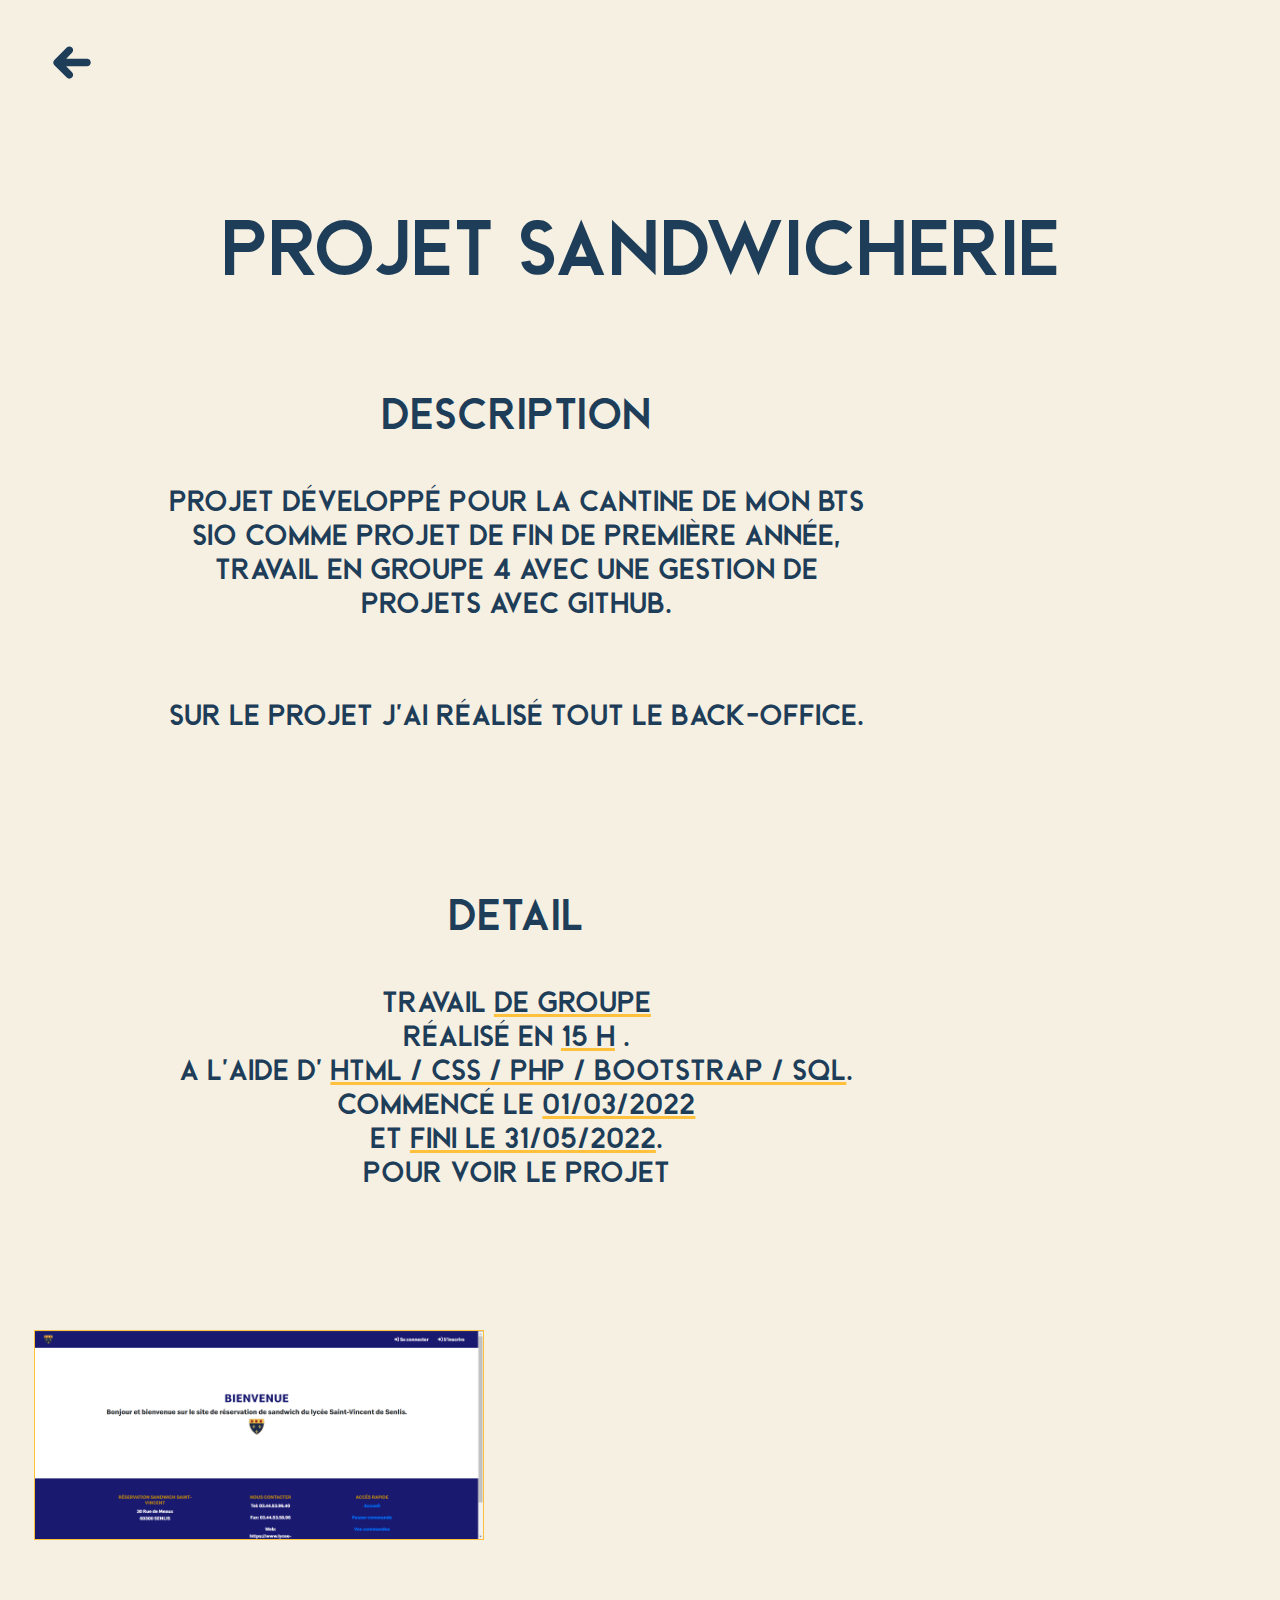
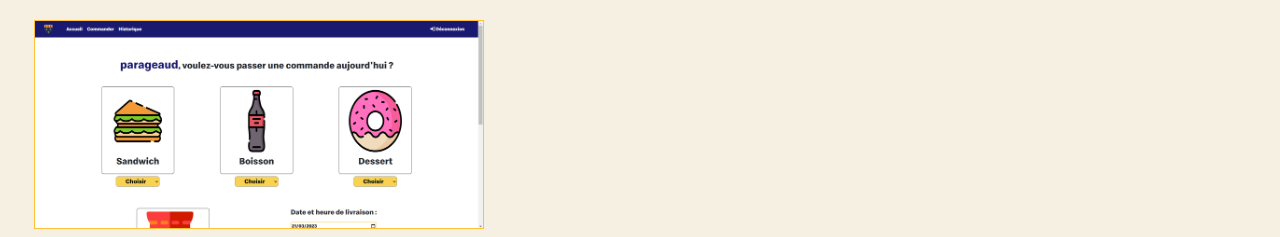
<file: page/projet_sandwicherie.html>
<!DOCTYPE html>
<html lang="fr">
<head>
    <meta charset="UTF-8">
    <meta http-equiv="X-UA-Compatible" content="IE=edge">
    <meta name="viewport" content="width=device-width, initial-scale=1.0">
    <link href="https://cdn.jsdelivr.net/npm/bootstrap@5.2.0-beta1/dist/css/bootstrap.min.css" rel="stylesheet" integrity="sha384-0evHe/X+R7YkIZDRvuzKMRqM+OrBnVFBL6DOitfPri4tjfHxaWutUpFmBp4vmVor" crossorigin="anonymous">
    <script src="https://cdn.jsdelivr.net/npm/bootstrap@5.2.0-beta1/dist/js/bootstrap.bundle.min.js" integrity="sha384-pprn3073KE6tl6bjs2QrFaJGz5/SUsLqktiwsUTF55Jfv3qYSDhgCecCxMW52nD2" crossorigin="anonymous"></script>
    <title>projet</title>
    <link rel="stylesheet" href="../style/style.css" />
</head>
<body>

    <a href="../index.html"><svg id="svg_Projet" xmlns="http://www.w3.org/2000/svg" viewBox="0 0 24 24"><g fill='#1E3D59'><path d="M12 20c.8-.8.8-2.1 0-2.8L8.9 14H20c1.1 0 2-.9 2-2s-.9-2-2-2H8.9L12 6.8c.8-.8.8-2.1 0-2.8-.8-.8-2-.8-2.8 0l-6.6 6.6c-.4.4-.6.9-.6 1.4 0 .5.2 1 .6 1.4L9.2 20c.7.8 2 .8 2.8 0z"></path></g></svg></a>
    <section id="projet_zoom">
        <p id="titre1_projet">Projet Sandwicherie</p>
        <div id="flex_projet">
            <div id="g_projet">
                <div id="g_h_projet">
                    <div id="desc" class="div_projet">
                        <p class="titre2_projet">description</p>
                        <p class="contenue_projet">Projet développé pour la cantine de mon BTS SIO comme projet de fin de première année, travail en groupe 4  avec une gestion de projets avec github.</p><br>
                        <p class="contenue_projet">Sur le projet j'ai réalisé tout le back-office.</p><br>
                    </div>
                </div>
                <div id="g_b_projet">
                    <div id="Detail" class="div_projet">
                        <p class="titre2_projet">Detail</p>
                        <p class="contenue_projet">travail <span class="souligne">de groupe</span> <br> 
                        réalisé en <span class="souligne">15 H</span> . <br> 
                        a l'aide d' <span class="souligne">HTML / CSS / PHP / BOOTSTRAP / SQL</span>. <br> 
                        Commencé le <span class="souligne">01/03/2022</span> <br> et <span class="souligne">fini le 31/05/2022</span>. <br>
                        <a id='lien_projet' href='https://groupe1.lyceestvincent.fr/' target='_blank' >pour voir le projet</a>
                    </div>
                </div>
            </div>
            <div id="d_projet">
                <img id="image_projet" src="../images/projet_sand1.png" alt="image du projet">
                <img id="image_projet" src="../images/projet_sand2.png" alt="image du projet">
            </div>
        </div>
    </section>
</body>
</html>
</file>
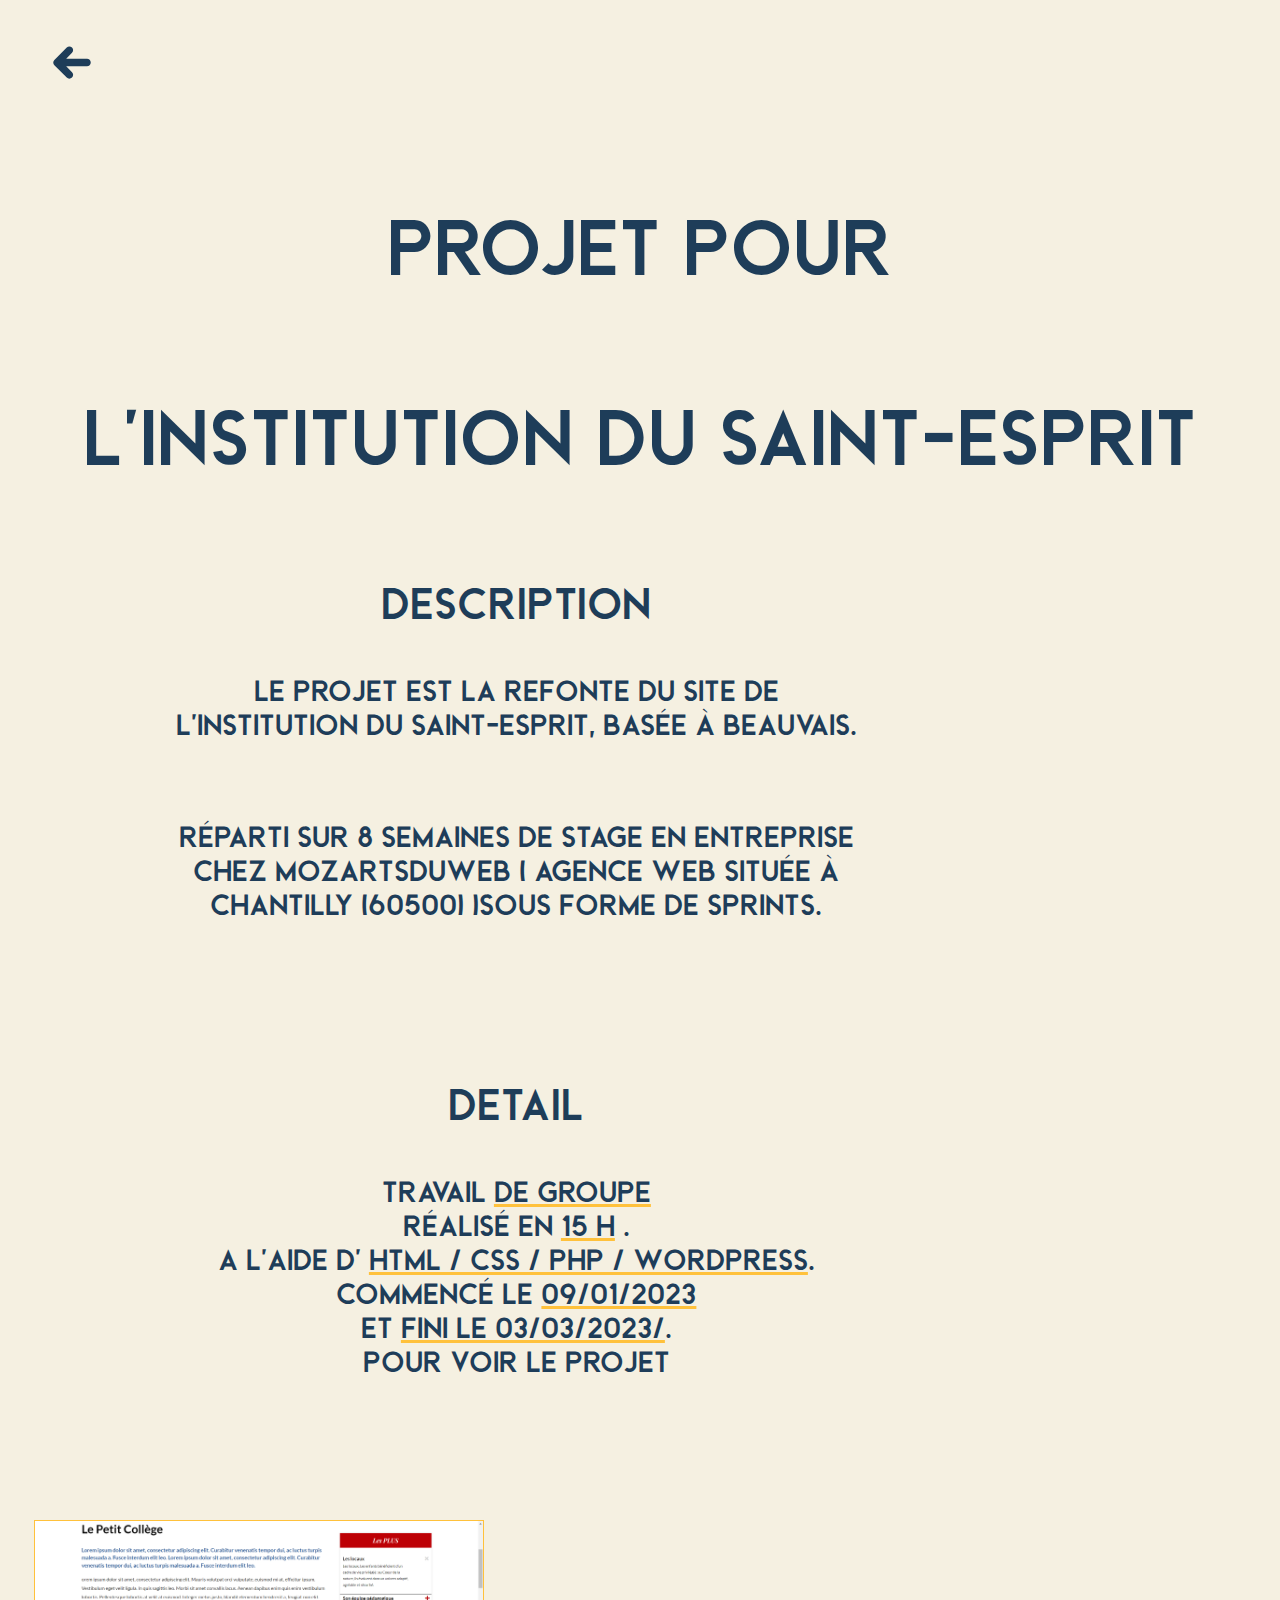
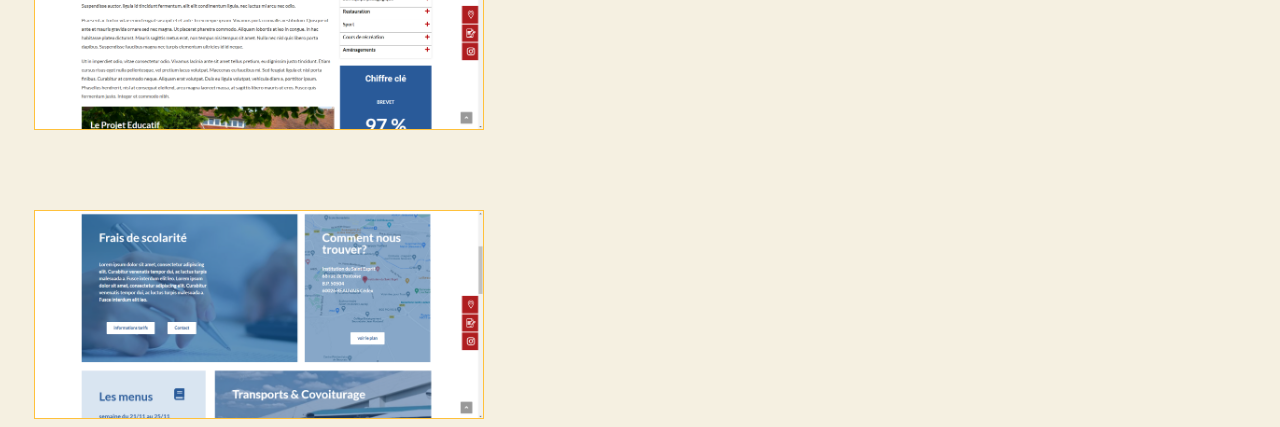
<file: page/projet_SE.html>
<!DOCTYPE html>
<html lang="fr">
<head>
    <meta charset="UTF-8">
    <meta http-equiv="X-UA-Compatible" content="IE=edge">
    <meta name="viewport" content="width=device-width, initial-scale=1.0">
    <link href="https://cdn.jsdelivr.net/npm/bootstrap@5.2.0-beta1/dist/css/bootstrap.min.css" rel="stylesheet" integrity="sha384-0evHe/X+R7YkIZDRvuzKMRqM+OrBnVFBL6DOitfPri4tjfHxaWutUpFmBp4vmVor" crossorigin="anonymous">
    <script src="https://cdn.jsdelivr.net/npm/bootstrap@5.2.0-beta1/dist/js/bootstrap.bundle.min.js" integrity="sha384-pprn3073KE6tl6bjs2QrFaJGz5/SUsLqktiwsUTF55Jfv3qYSDhgCecCxMW52nD2" crossorigin="anonymous"></script>
    <title>projet</title>
    <link rel="stylesheet" href="../style/style.css" />
</head>
<body>

    <a href="../index.html"><svg id="svg_Projet" xmlns="http://www.w3.org/2000/svg" viewBox="0 0 24 24"><g fill='#1E3D59'><path d="M12 20c.8-.8.8-2.1 0-2.8L8.9 14H20c1.1 0 2-.9 2-2s-.9-2-2-2H8.9L12 6.8c.8-.8.8-2.1 0-2.8-.8-.8-2-.8-2.8 0l-6.6 6.6c-.4.4-.6.9-.6 1.4 0 .5.2 1 .6 1.4L9.2 20c.7.8 2 .8 2.8 0z"></path></g></svg></a>
    <section id="projet_zoom">
        <p id="titre1_projet">Projet pour</p>
        <p id="titre1_projet">L'Institution du Saint-Esprit</p>
        <div id="flex_projet">
            <div id="g_projet">
                <div id="g_h_projet">
                    <div id="desc" class="div_projet">
                        <p class="titre2_projet">description</p>
                        <p class="contenue_projet">Le projet est la refonte du site de l’institution du Saint-Esprit, basée à Beauvais.</p><br>
                        <p class="contenue_projet">Réparti sur 8 semaines de stage en entreprise chez MozArtsduWeb ( Agence web située à Chantilly (60500) )sous forme de sprints.</p><br>
                    </div>
                </div>
                <div id="g_b_projet">
                    <div id="Detail" class="div_projet">
                        <p class="titre2_projet">Detail</p>
                        <p class="contenue_projet">travail <span class="souligne">de groupe</span> <br> 
                        Réalisé en <span class="souligne">15 H</span> . <br> 
                        a l'aide d' <span class="souligne">HTML / CSS / PHP / WORDPRESS</span>. <br> 
                        Commencé le <span class="souligne">09/01/2023</span> <br> et <span class="souligne">fini le 03/03/2023/</span>. <br>
                        <a id='lien_projet' href='https://institutse.mdw.ovh/' target='_blank' >pour voir le projet</a>
                    </div>
                </div>
            </div>
            <div id="d_projet">
                <img id="image_projet" src="../images/projet_SE2.png" alt="image du projet">
                <img id="image_projet" src="../images/projet_SE3.png" alt="image du projet">
            </div>
        </div>
    </section>
</body>
</html>
</file>
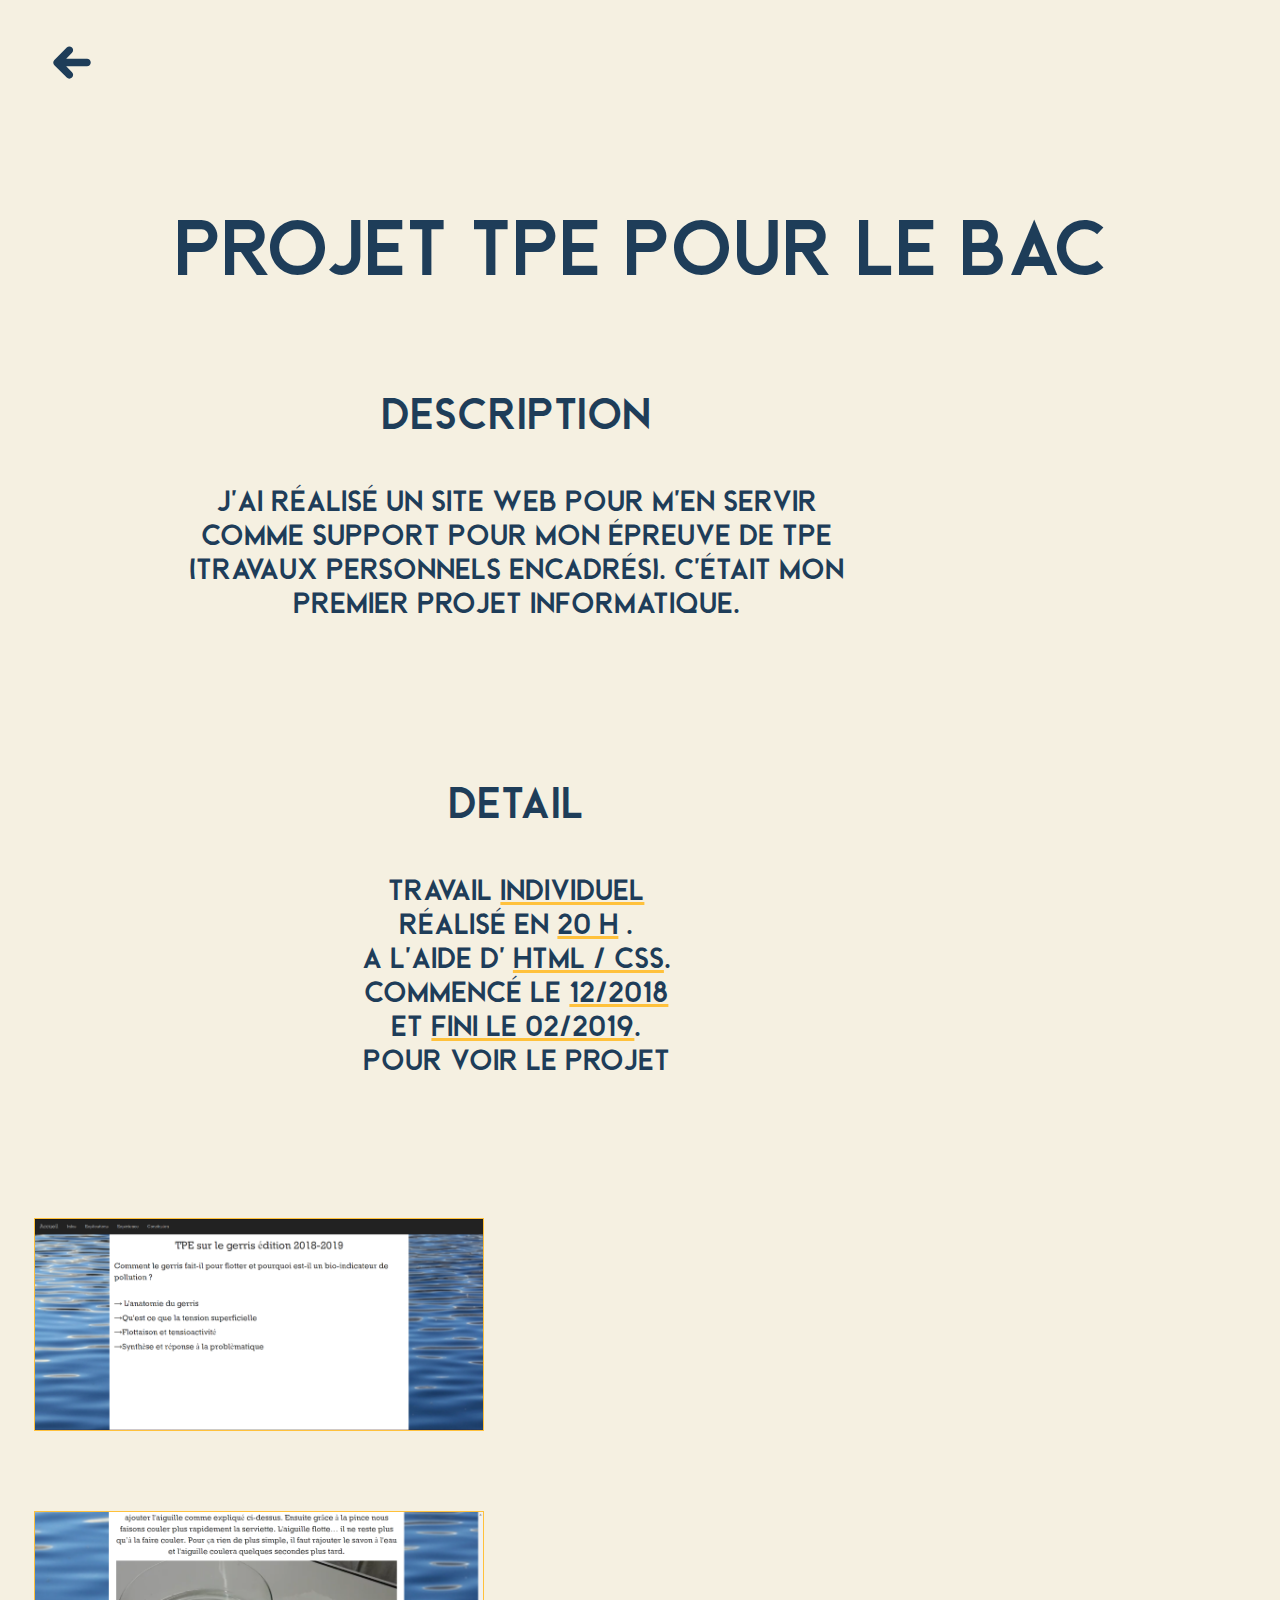
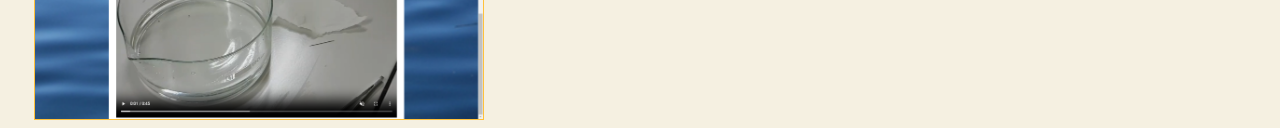
<file: page/projet_TPE.html>
<!DOCTYPE html>
<html lang="fr">
<head>
    <meta charset="UTF-8">
    <meta http-equiv="X-UA-Compatible" content="IE=edge">
    <meta name="viewport" content="width=device-width, initial-scale=1.0">
    <link href="https://cdn.jsdelivr.net/npm/bootstrap@5.2.0-beta1/dist/css/bootstrap.min.css" rel="stylesheet" integrity="sha384-0evHe/X+R7YkIZDRvuzKMRqM+OrBnVFBL6DOitfPri4tjfHxaWutUpFmBp4vmVor" crossorigin="anonymous">
    <script src="https://cdn.jsdelivr.net/npm/bootstrap@5.2.0-beta1/dist/js/bootstrap.bundle.min.js" integrity="sha384-pprn3073KE6tl6bjs2QrFaJGz5/SUsLqktiwsUTF55Jfv3qYSDhgCecCxMW52nD2" crossorigin="anonymous"></script>
    <title>projet</title>
    <link rel="stylesheet" href="../style/style.css" />
</head>
<body>

    <a href="../index.html"><svg id="svg_Projet" xmlns="http://www.w3.org/2000/svg" viewBox="0 0 24 24"><g fill='#1E3D59'><path d="M12 20c.8-.8.8-2.1 0-2.8L8.9 14H20c1.1 0 2-.9 2-2s-.9-2-2-2H8.9L12 6.8c.8-.8.8-2.1 0-2.8-.8-.8-2-.8-2.8 0l-6.6 6.6c-.4.4-.6.9-.6 1.4 0 .5.2 1 .6 1.4L9.2 20c.7.8 2 .8 2.8 0z"></path></g></svg></a>
    <section id="projet_zoom">
        <p id="titre1_projet">Projet TPE pour le bac</p>
        <div id="flex_projet">
            <div id="g_projet">
                <div id="g_h_projet">
                    <div id="desc" class="div_projet">
                        <p class="titre2_projet">description</p>
                        <p class="contenue_projet">J'ai réalisé un site web pour m'en servir comme support pour mon épreuve de TPE (travaux personnels encadrés). C'était mon premier projet informatique.</p><br>
                    </div>
                </div>
                <div id="g_b_projet">
                    <div id="Detail" class="div_projet">
                        <p class="titre2_projet">Detail</p>
                        <p class="contenue_projet">travail <span class="souligne">individuel</span> <br> 
                        Réalisé en <span class="souligne">20 H</span> . <br> 
                        a l'aide d' <span class="souligne">HTML / CSS</span>. <br> 
                        Commencé le <span class="souligne">12/2018</span> <br> et <span class="souligne">fini le 02/2019</span>. <br>
                        <a id='lien_projet' href='https://hugo2345.github.io/' target='_blank' >pour voir le projet</a>
                    </div>
                </div>
            </div>
            <div id="d_projet">
                <img id="image_projet" src="../images/projet_1.png" alt="image du projet">
                <img id="image_projet" src="../images/projet1_2.png" alt="image du projet">
            </div>
        </div>
    </section>
</body>
</html>
</file>
<file: style/style.css>
/* GENERAL */

@font-face {
    font-family: maPolice;
    src: url(Beckman-Free.otf);
}

body{
    background-color: #F5F0E1;
    font-family: maPolice;
    color: #1E3D59;
}

/*JS*/

.display{
  display: block;
}

.hook{
  display: none;
}

.backgroundBtnMain{
  background-color: #1E3D59;
  color: #F5F0E1 !important;
}

/* ACCUEIL */

#accueil{
    text-align: center;
    margin-top: 17vh;
    display: flex;
    flex-direction: column;
    height: 100vh;
}

#accueil p{
    font-size: 150px;
    margin-bottom: 0px;
}

#accueil marquee{
    font-size: 40px;
    background-color: #1E3D59;
    color: #F5F0E1;
    width: 41vw;
    margin-left: 29vw;
    border-radius: 30px;
    
}

/* CORPS */

#corps{
    text-align: center;
    display: flex;
    flex-direction: column;
}

.a_corps{
    font-size: 80px;
    color: #1E3D59;
    text-decoration: none;
    cursor: pointer;

}

#corps a:hover{
    background-color:#1E3D59;
    color: #F5F0E1;
}

.a_corps_open{
  background-color:#F5F0E1;
  color : #1E3D59;
}

.contenue{
    background-color:#1E3D59;
    color: #F5F0E1;
    font-size: 25px;
}

/*PROJETS*/

.svgProjets{
    width: 5vw;
}

#projets img{
  width: 24vw;
  height: 24vh;
}

.projet_row{
  display: flex;
	flex-direction: row;
	flex-wrap: wrap;
	justify-content: center;
	align-items: stretch;
	align-content: stretch;
}

.projet {
  padding: 20px;
}

#go_projet{
  text-decoration: none;
  cursor: pointer;
}

.column {
  width: 30vw; 
}

.content {
  background-color: white;
  padding: 10px;
  color: #ffc13b;
  border-radius: 10px;
}

@media screen and (max-width: 900px) {
  .column {
    width: 50%;
  }
}

@media screen and (max-width: 600px) {
  .column {
    width: 100%;
  }
}

/*projet_zoom*/

#svg_Projet{
  width: 5vw;
  height: 5vh;
  margin: 2em;
}

#projet_zoom{
  text-align: center;
  display: flex;
  flex-direction: column;
}

#flex_projet{
  display: flex;
	flex-direction: row;
	flex-wrap: wrap;
	align-items: stretch;
	align-content: stretch;
}

#g_projet{
  margin-left: 10%;
  display: flex;
	flex-direction: column;
	flex-wrap: wrap;
	align-items: stretch;
	align-content: stretch;
}

#d_projet{
  display: flex;
	flex-direction: column;
	flex-wrap: wrap;
	align-items: stretch;
	align-content: stretch;
}

.div_projet{
  padding: 2em;
  width: 700px;
}

#titre1_projet{
  font-size: 80px;
  margin-bottom: 2vh;
}

#lien_projet{
  text-decoration: none;
  color: #1E3D59;
}

#lien_projet:hover{
  color: #ffc13b;
}

.titre2_projet{
  font-size: 45px;
}

.contenue_projet{
  font-size: 30px;
}

#image_projet{
  width: 35vw;
  margin-top: 80px;
  margin-left: 2vw;
  border: 1px solid;
  border-color: #ffc13b;
}

.souligne{
  text-decoration: underline;
  text-decoration-color: #ffc13b;
}
/*CONTACT*/

#formulaire_contact input{
    margin-bottom: 1vh;
    text-align: center;
}


/*FOOTER*/

footer{
    text-align: center;
    display: flex;
    flex-direction: column;
    margin-top: 10vh;
}

footer a{
    width: 5vw;
    margin-left: 47vw;
}

footer p{
    margin-top: 2vh;
}





/*page_log*/

#log{
    text-align: center;
    margin-top: 17vh;
    display: flex;
    flex-direction: column;
}


#log p{
    font-size: 80px;
    margin-bottom: 0px;
}

#log form{
    margin-top: 10vh;
}

#log input{
    width: 20vw;
    background-color:#F5F0E1;
    border:3px solid #1E3D59;
    margin-bottom: 2vh;
    text-align: center;

}

#log input:hover{
    background-color:#1E3D59;
    color: #F5F0E1;
}

/*backoffice*/

#backoff{
    text-align: center;
    margin-top: 5vh;
    display: flex;
    flex-direction: column;
}

#p_backoff{
    font-size: 80px;
    margin-bottom: 10vh;
}

.a_backoff{
    font-size: 80px;
    color: #1E3D59;
    text-decoration: none;
    cursor: pointer;
}

#backoff a:hover{
    background-color:#1E3D59;
    color: #F5F0E1;
}

#flex_message{
  display: flex;
	flex-direction: row;
	flex-wrap: wrap;
	justify-content: center;
	align-items: stretch;
	align-content: stretch;
}
.message{
  background: gray;
  width: 25vw;
  margin: 1em;
  border-radius: 10px;
}

#p_nvProjet{
  cursor: pointer;
  width: 35%;
  margin-left: 32%;
}

#backoff #tab{
    margin-left: 1vw;
    margin-right: 1vw;
    margin-bottom: 7vh;
}
#backoff #tab img{
    height: 20vh;
    width: 20vw;
}

#backoff #tab th{
  border: solid;
}

#backoff #tab td{
  border-left: solid;
  border-right: solid;
}

.a_backoff_tab{
  text-decoration: none;
  color: #F5F0E1;
}

#formulaire_ajout_Projet input{
    margin-bottom: 1vh;
    text-align: center;
}

/*pages backoffice*/

.page_backoff{
  text-align: center;
  margin-top: 17vh;
  display: flex;
  flex-direction: column;
}


.p_page_backoff{
  font-size: 80px;
  margin-bottom: 0px;
}

.form_page_backoff{
  margin-top: 10vh;
}

.input_page_backoff{
  width: 20vw;
  background-color:#F5F0E1;
  border:3px solid #1E3D59;
  margin-bottom: 2vh;
  text-align: center;

}

.input_page_backoff:hover{
  background-color:#1E3D59;
  color: #F5F0E1;
}

.button_backoff{
  width: 5vw;
  height: 3vw;
  border-radius: 10px;
}










/* (A) TIMELINE CONTAINER */
.vtl {
  /* (A1) RELATIVE POSITION REQUIRED TO PROPERLY POSITION THE TIMELINE */
  position: relative;
 
  /* (A2) RESERVE MORE SPACE TO THE LEFT FOR THE TIMELINE */
  padding: 10px 10px 10px 50px;
 
  /* (A3) OPTIONAL WIDTH RESTRICTION */
  max-width: 400px;
}
.vtl, .vtl * { box-sizing: border-box; }

/* (B) DRAW VERTICAL LINE USING ::BEFORE */
.vtl::before {
  /* (B1) VERTICAL LINE */
  content: "";
  width: 5px;
  background-color: #de421a;
 
  /* (B2) POSITION TO THE LEFT */
  position: absolute;
  top: 0; bottom: 0; left: 15px;
}

/* (C) COSMETICS FOR EVENTS */
div.event {
  padding: 20px 30px;
  background-color: #ffebeb;
  position: relative;
  border-radius: 6px;
  margin-bottom: 10px;
}

/* (D) COSMETICS FOR EVENT DATE & TEXT */
p.date {
  font-size: 1.1em;
  font-weight: 700;
  color: #ff6a00;
}
p.txt {
  margin: 10px 0 0 0;
  color: #222;
}

/* (E) EVENT "SPEECH BUBBLE CALLOUT" */
div.event::before {
  /* (E1) "MAGIC TRIANGLE" */
  content: "";
  border: 10px solid transparent;
  border-right-color: #ffebeb;
  border-left: 0;
 
   /* (E2) POSITION TO THE LEFT */
  position: absolute;
  top: 20%; left: -10px;
}

/* (F) CIRCLE ON TIMELINE */
div.event::after {
  /* (F1) "MAGIC CIRCLE" */
  content: "";
  background: #fff;
  border: 4px solid #DE421A;
  width: 16px; height: 16px;
  border-radius: 50%;
 
  /* (F2) POSITION TO THE LEFT */
  position: absolute;
  top: 20%; left: -44px;
}





/* (A) TIMELINE CONTAINER */
.alt-vtl {
    /* (A1) RELATIVE POSITION REQUIRED TO PROPERLY POSITION THE TIMELINE */
    position: relative;
   
    /* (A2) WIDTH RESTRICTION & CENTER ON PAGE */
    max-width: 600px;
    margin: 0 auto;
  }
  
  /* (B) DRAW TIMELINE USING ::BEFORE */
  .alt-vtl::before {
    /* (B1) VERTICAL LINE */
    content: "";
    width: 5px;
    background-color: #1da1ff;
   
    /* (B2) POSITION IN THE MIDDLE */
    position: absolute;
    top: 0; bottom: 0; left: 50%;
  }
  
  /* (C) EVENTS */
  div.alt-event {
    /* (C1) COSMETICS */
    background-color: #dbf0ff;
    border-radius: 6px;
   
    /* (C2) DIMENSIONS */
    padding: 20px 30px;
    width: 45%;
    margin-bottom: 10px;
   
    /* (C3) POSITION - DEFAULT LEFT SIDE */
    position: relative;
    left: 0;
  }
   
  /* (C4) CHANGE EVENT POSITION TO RIGHT SIDE */
  div.right { left: 55%; }
  
  /* (D) COSMETICS FOR EVENT DATE & TEXT */
  p.date {
    font-size: 1.1em;
    font-weight: 700;
    color: #ff6a00;
  }
  p.txt {
    margin: 10px 0 0 0;
    color: #222;
  }
  
  /* (E) EVENT "SPEECH BUBBLE CALLOUT" */
  /* (E1) SHARED */
  div.alt-event::before, div.alt-event.right::before {
    content: "";
    border: 10px solid transparent;
    position: absolute;
  }
   
  /* (E2) FOR EVENTS ON THE LEFT */
  div.alt-event::before {
    /* (E2-1) "MAGIC TRIANGLE" */
    border-left-color: #dbf0ff;
    border-right: 0;
   
    /* (E2-2) POSITION TRIANGLE ON THE RIGHT */
    left: 100%; top: 20%;
  }
   
  /* (E3) FOR EVENTS ON THE RIGHT */
  div.alt-event.right::before {
    /* (E3-1) "MAGIC TRIANGLE" */
    border-right-color: #dbf0ff;
    border-left: 0;
   
    /* (E3-2) POSITION TRIANGLE ON THE LEFT */
    left: auto; right: 100%; top: 20%;
  }
   
  /* (F) EVENT CIRCLE ON TIMELINE */
  /* (F1) SHARED */
  div.alt-event::after, div.alt-event.right::after {
    /* (F1-1) "MAGIC CIRCLE" */
    content: "";
    background: #fff;
    border: 4px solid #1da1ff;
    width: 16px; height: 16px;
    border-radius: 50%;
   
    /* (F1-2) POSITION */
    position: absolute;
  }
   
  /* (F2) POSITION TO THE LEFT */
  div.alt-event::after { top: 20%; left: 108%; }
   
  /* (F3) POSITION TO THE RIGHT */
  div.alt-event.right::after { top: 20%; left: auto; right: 105%; }
</file>
